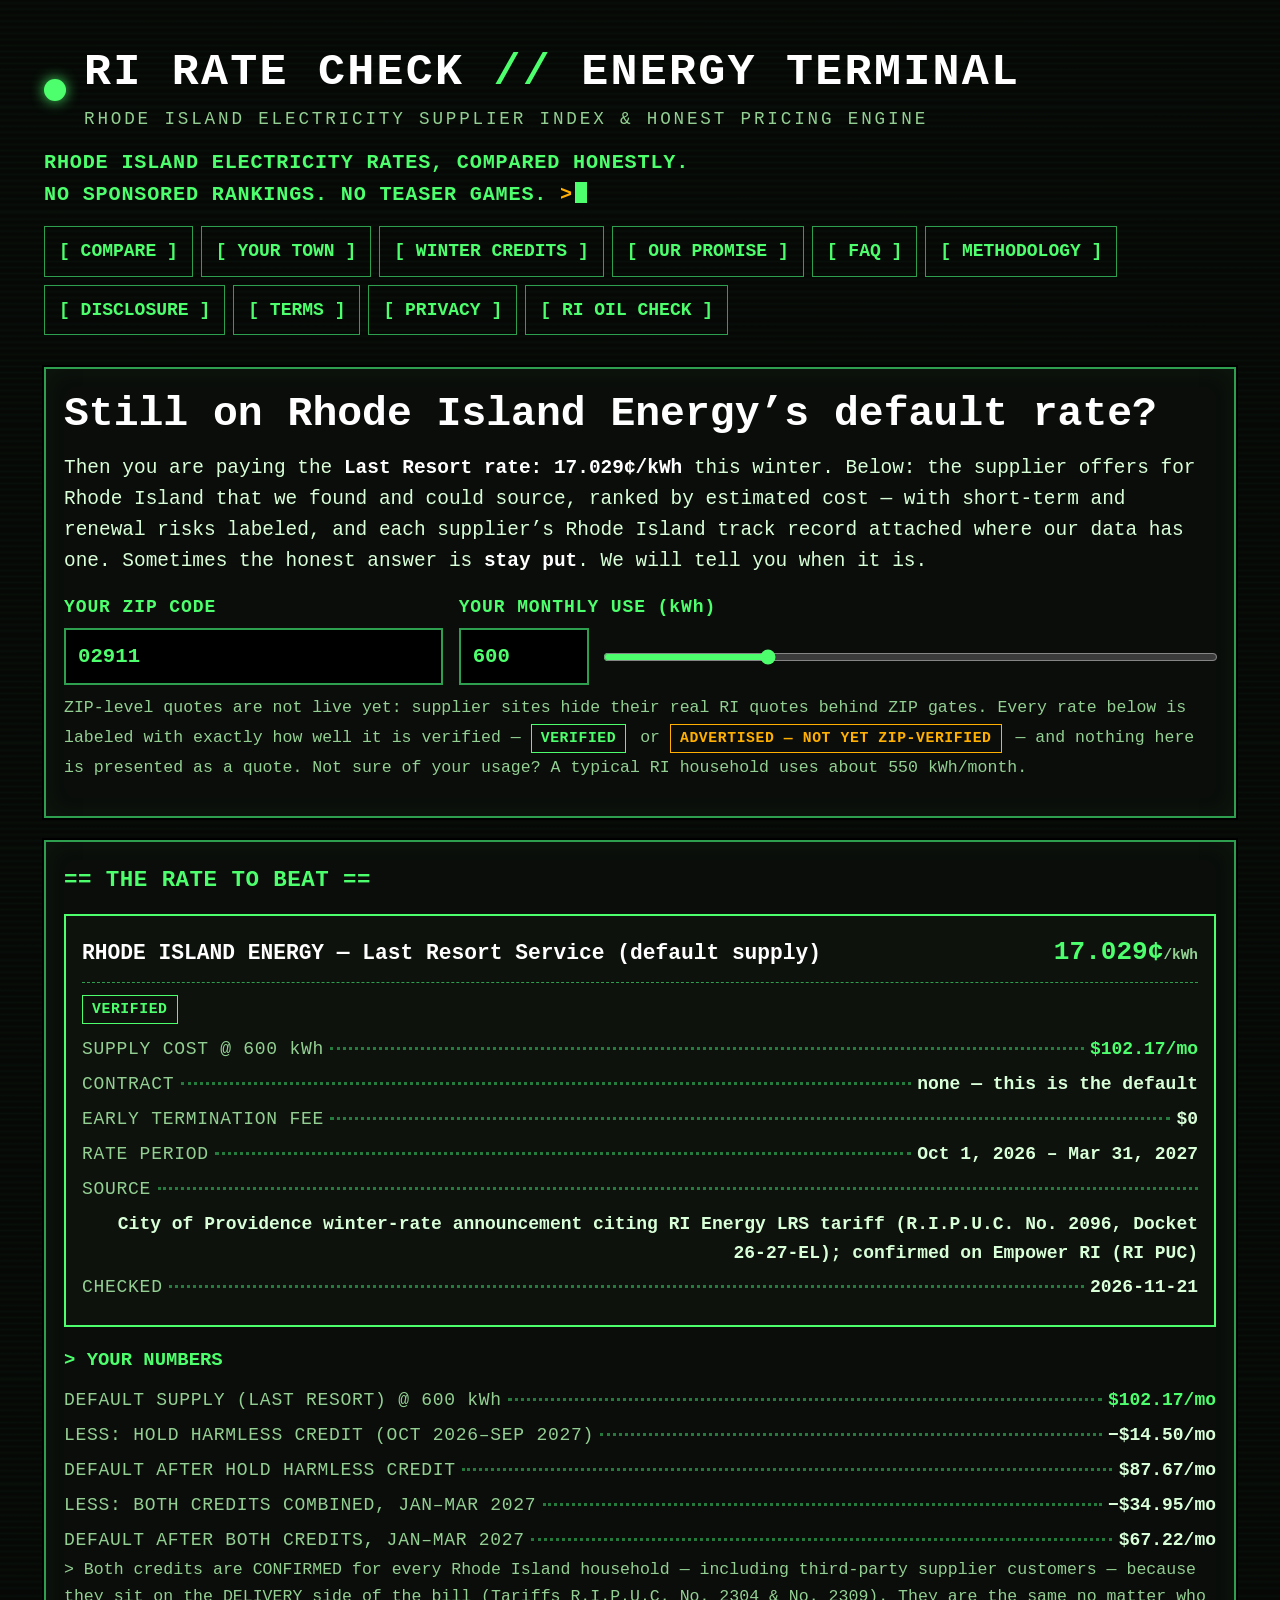
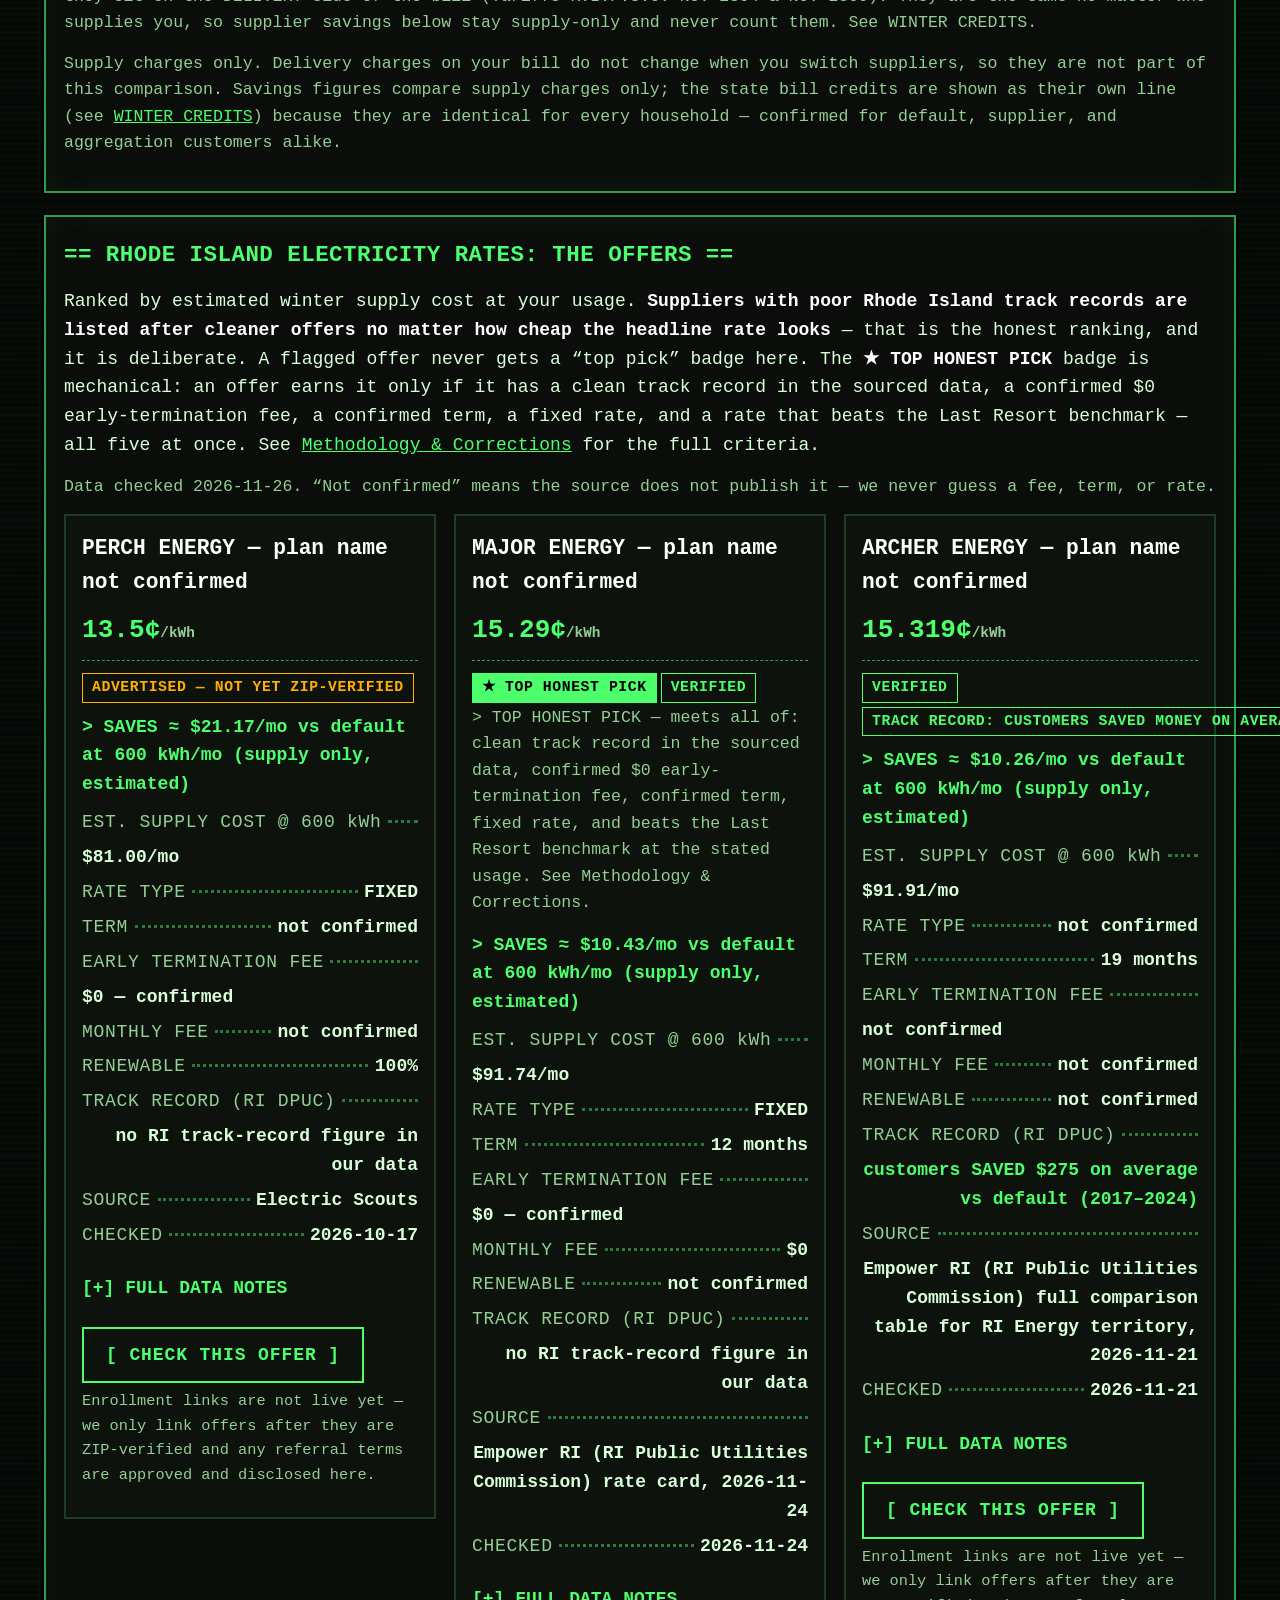
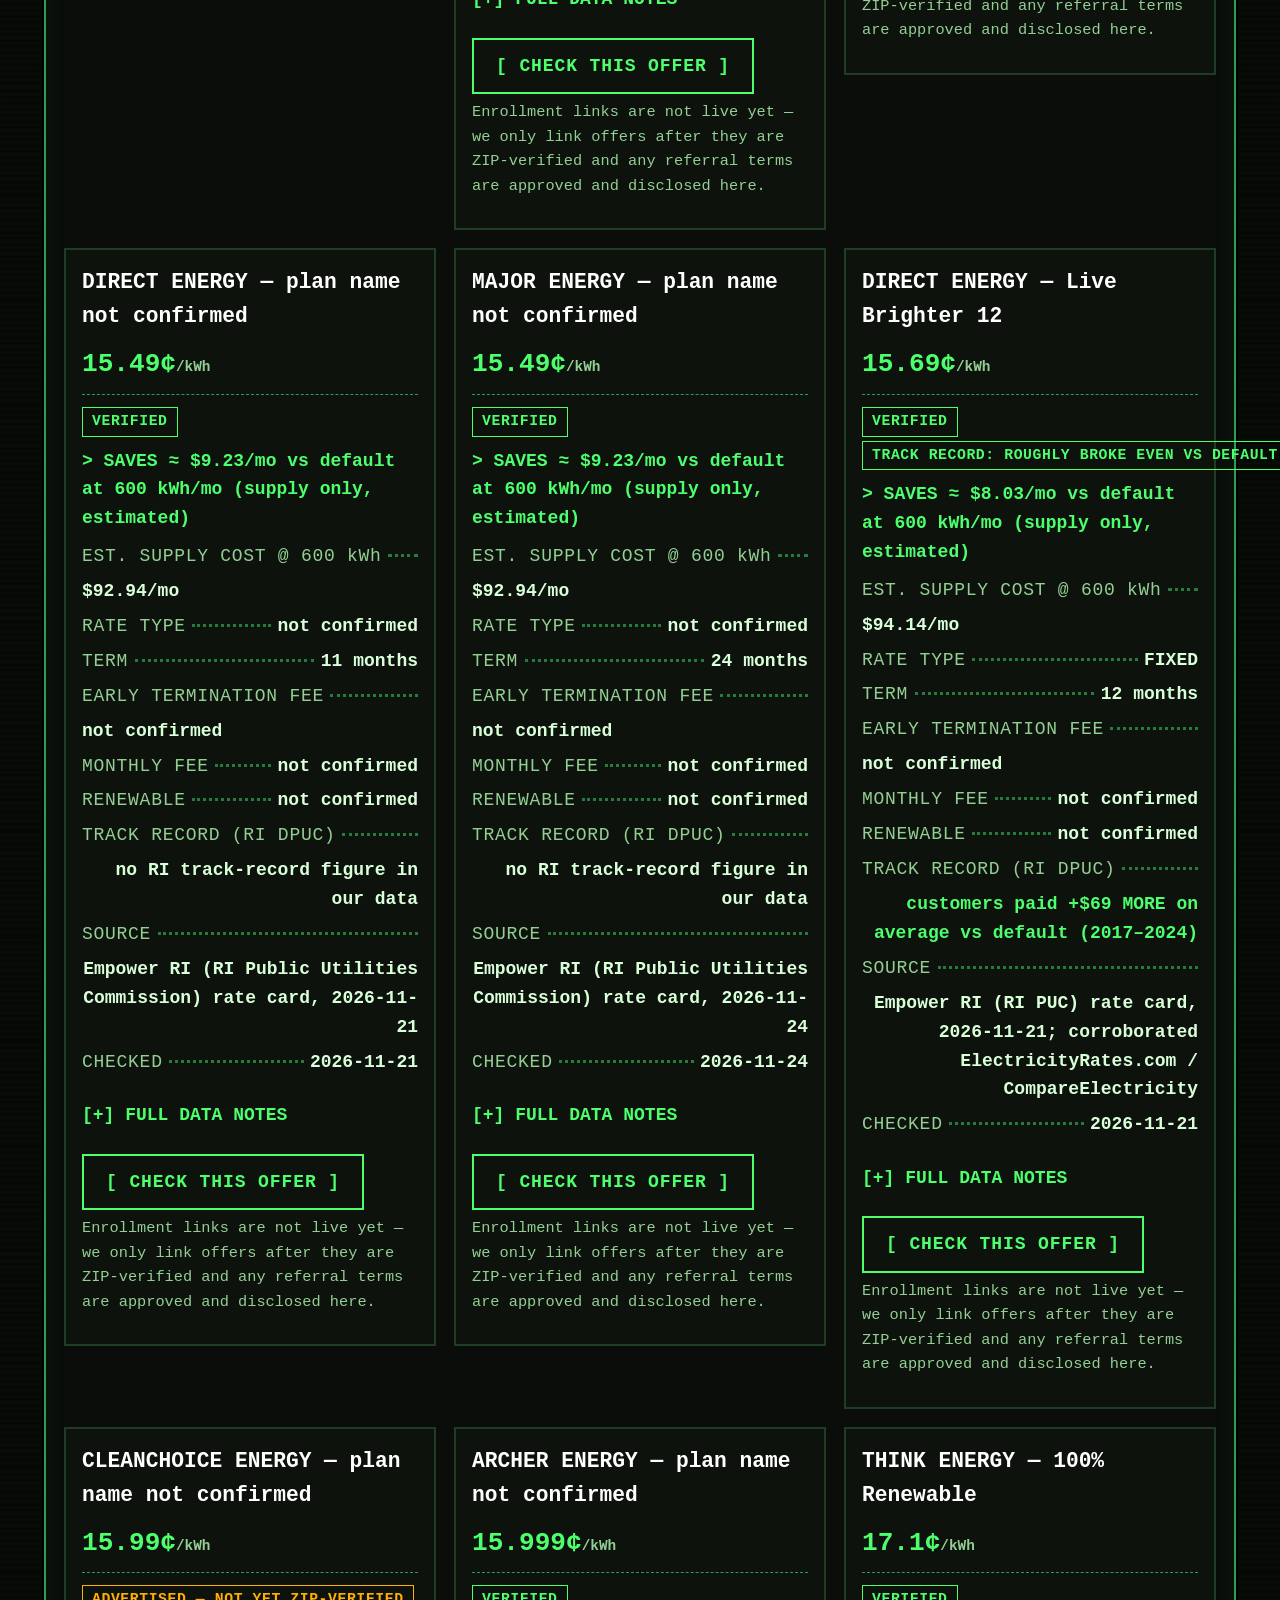
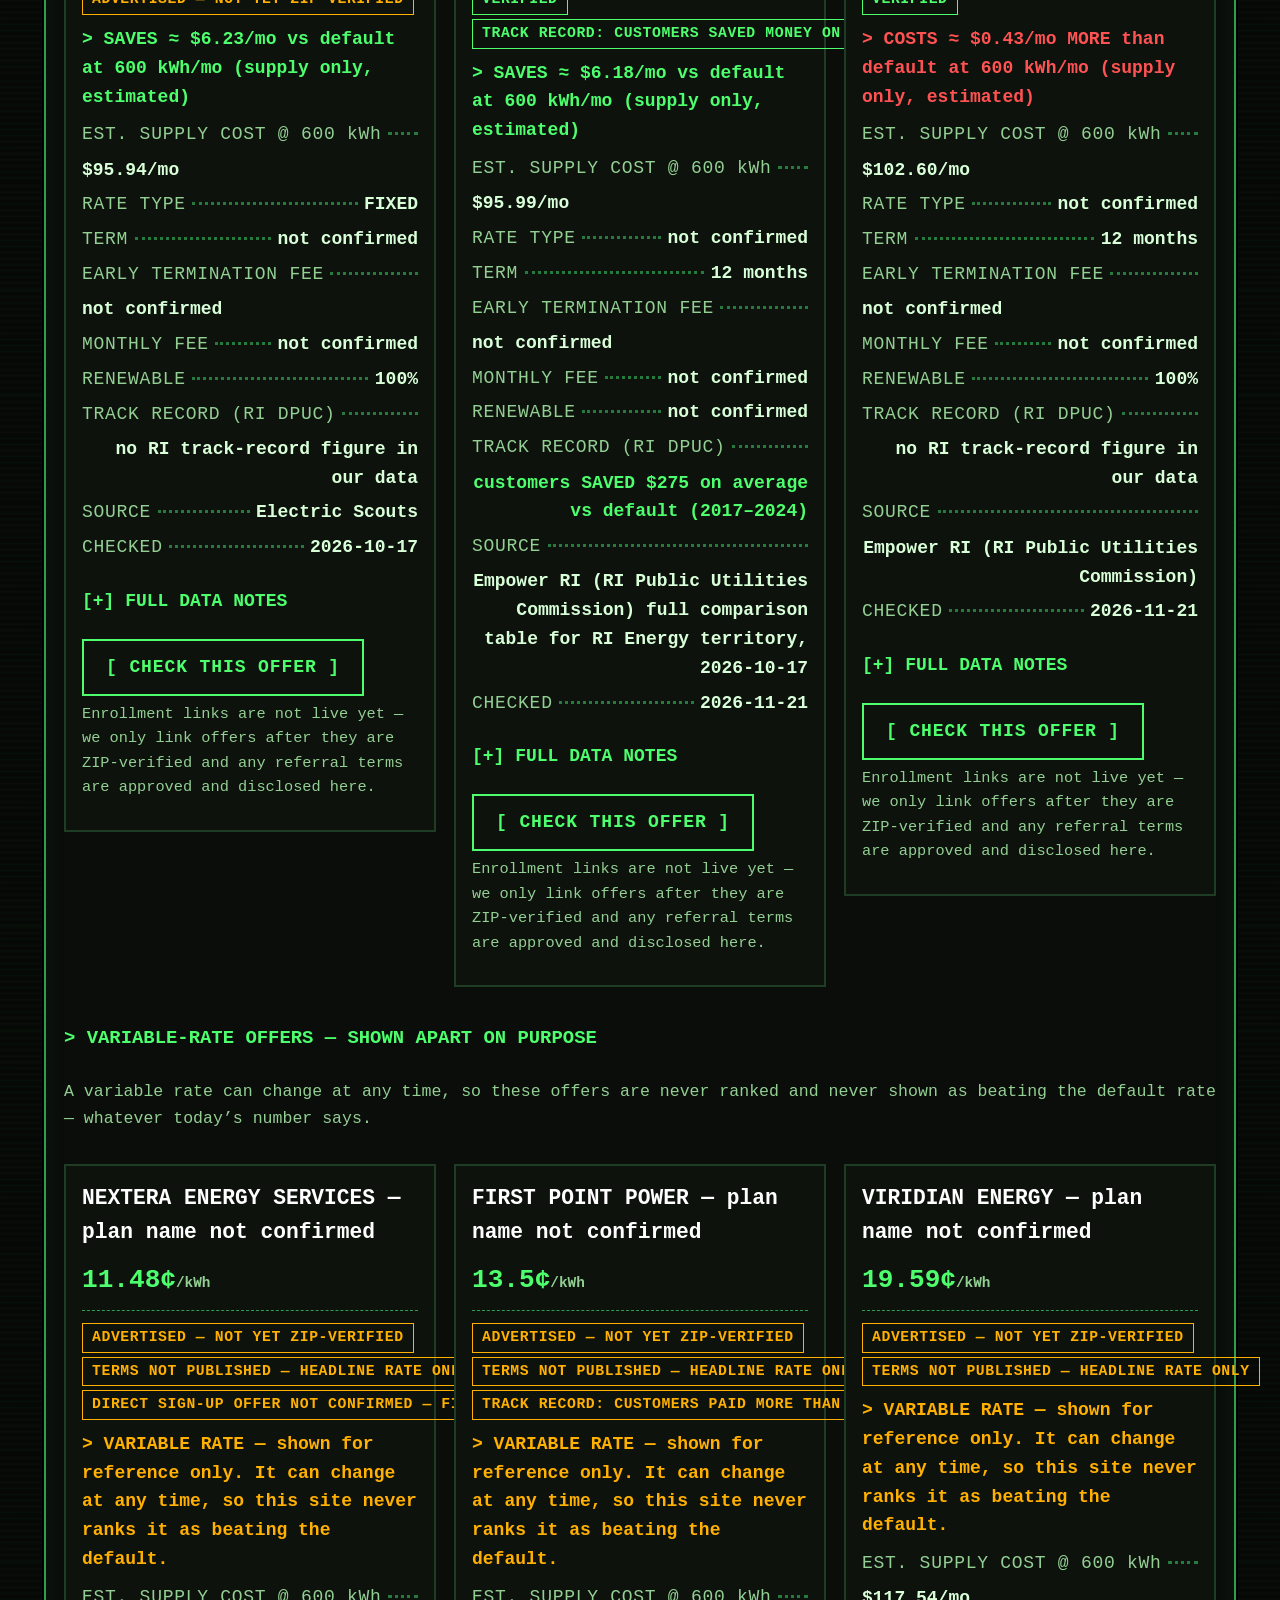
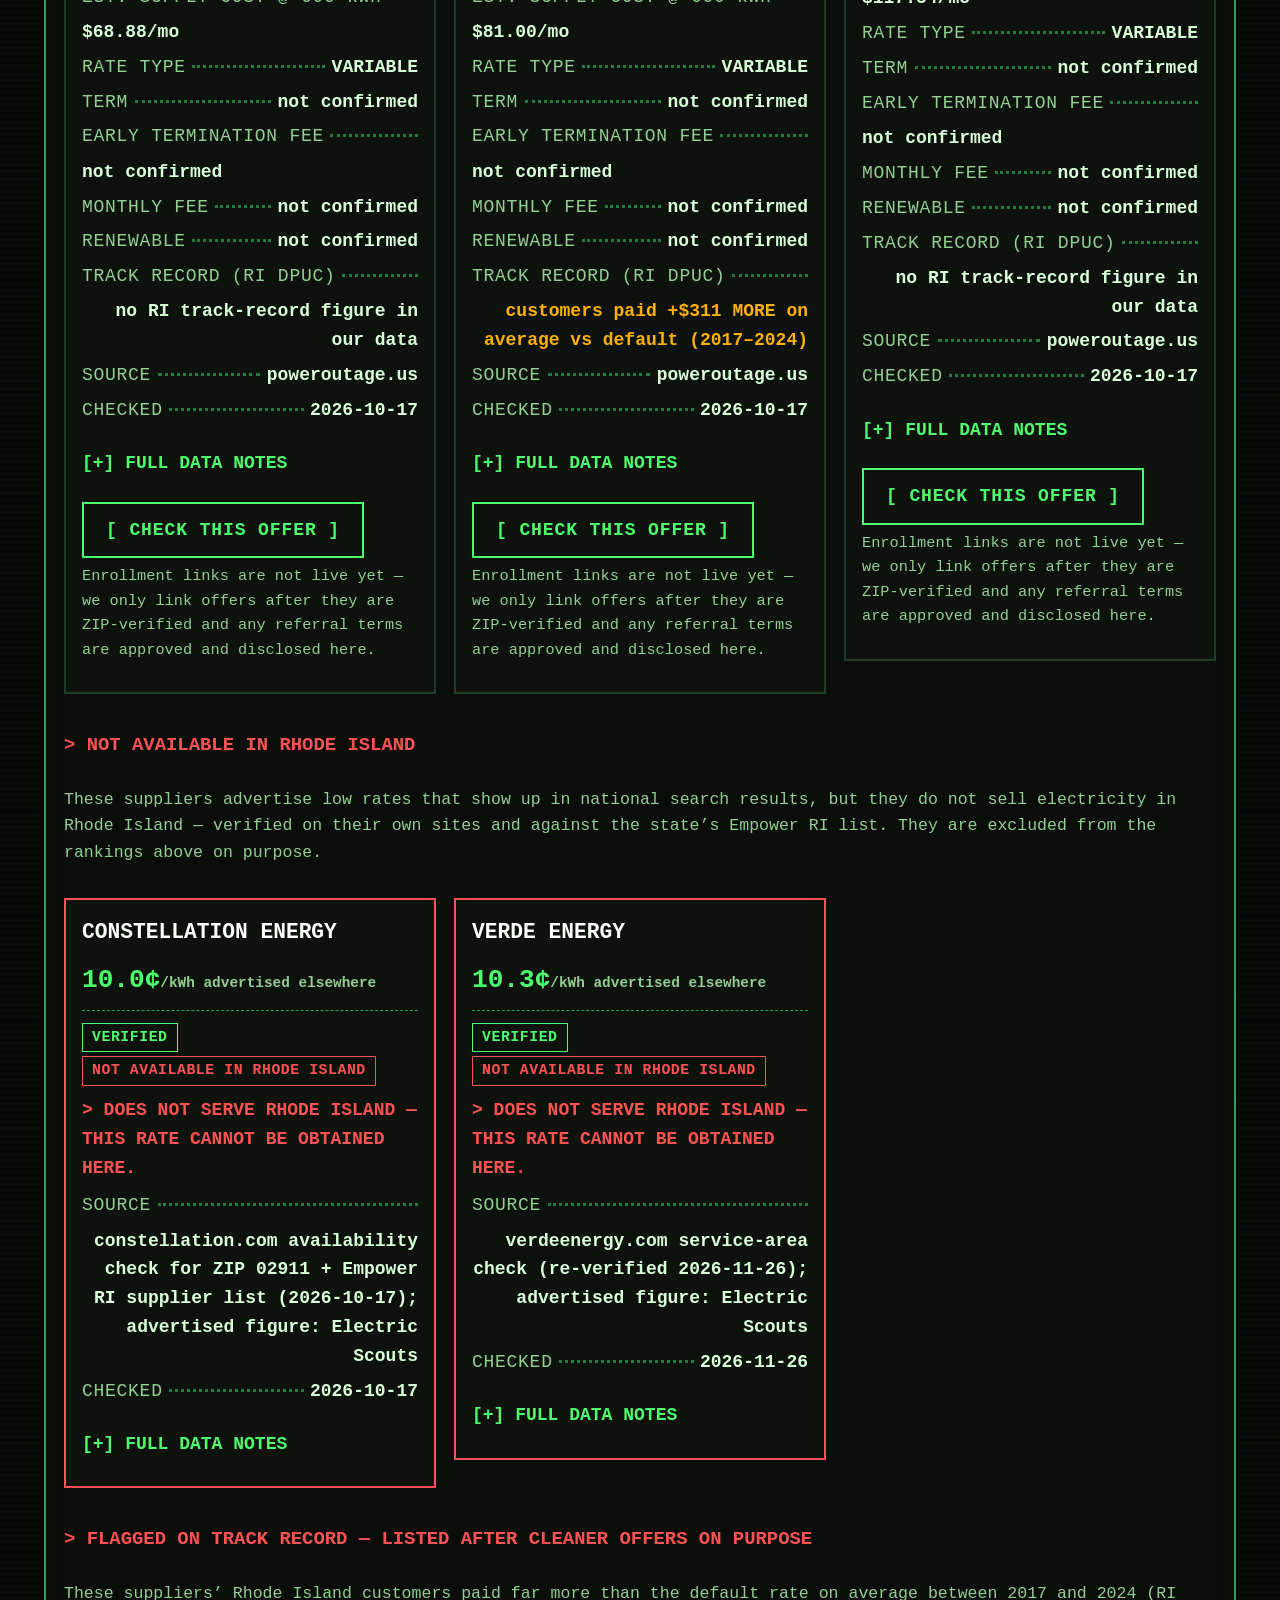
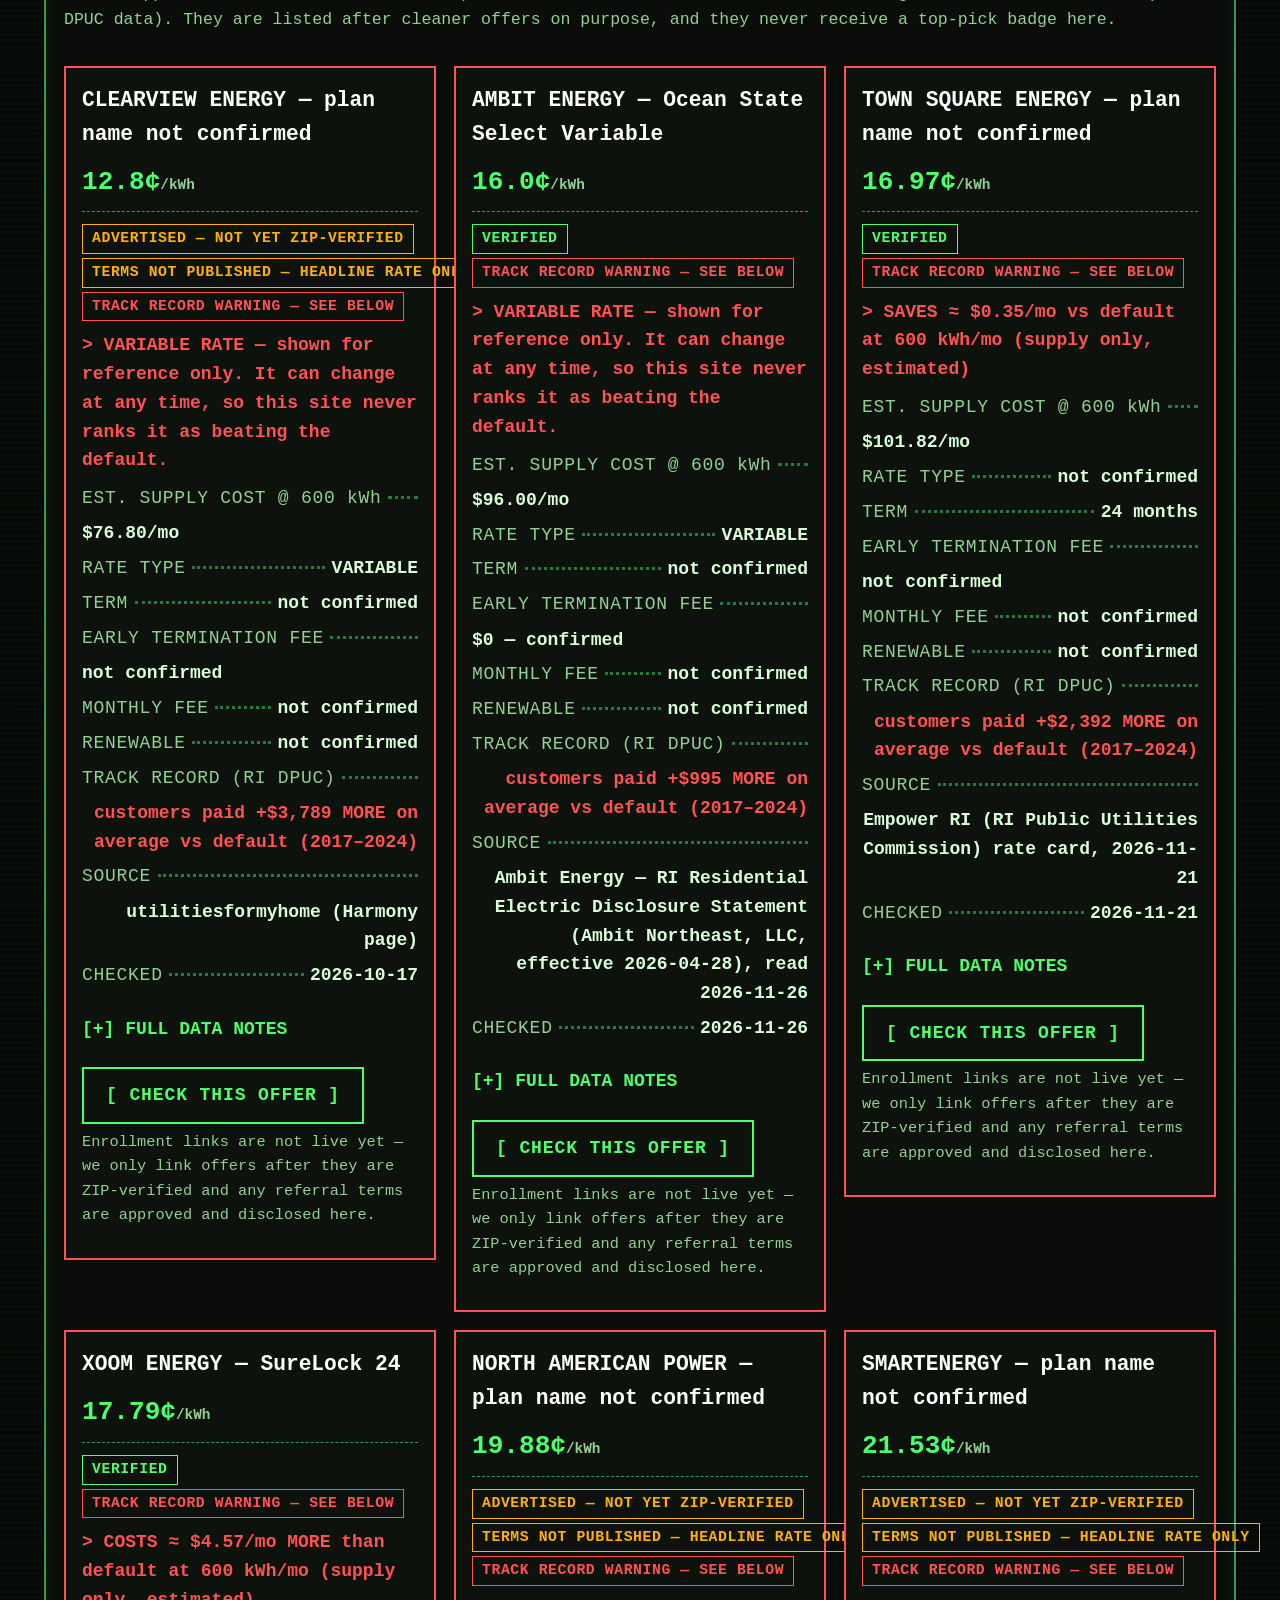
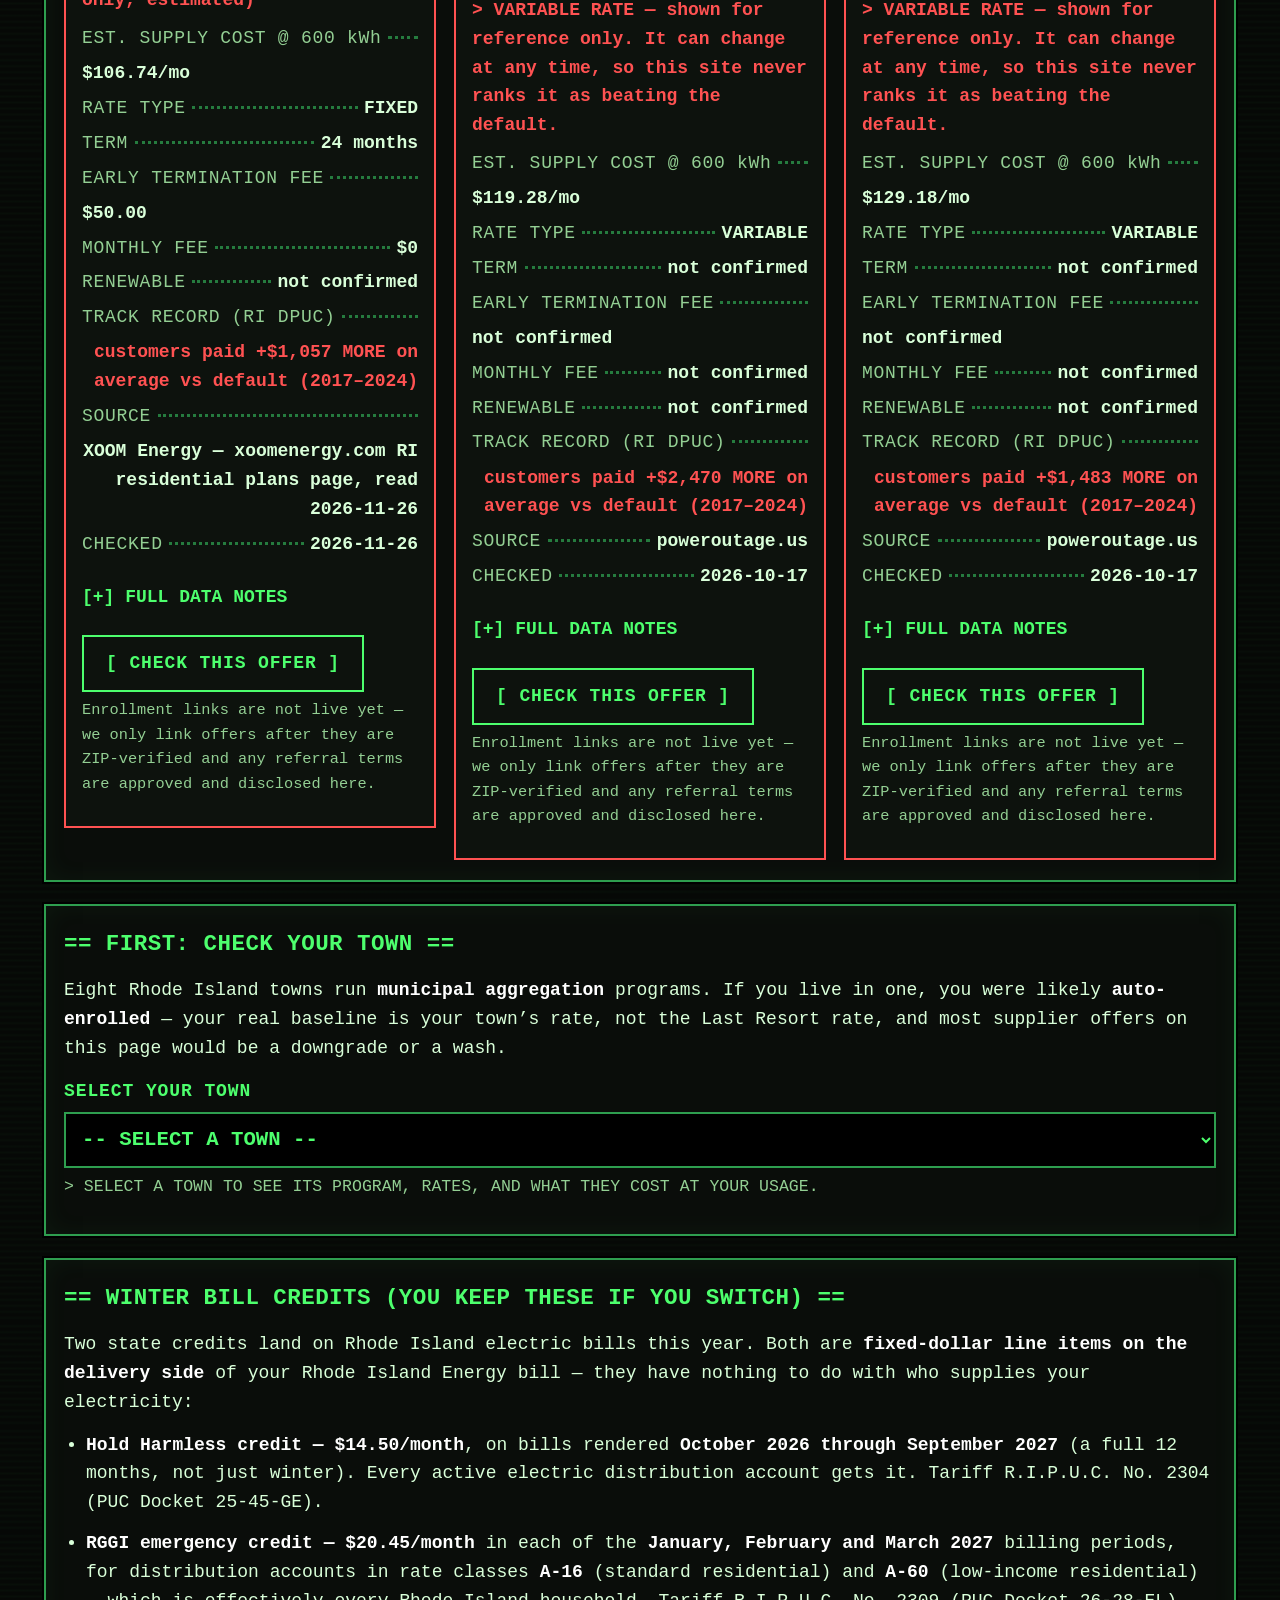
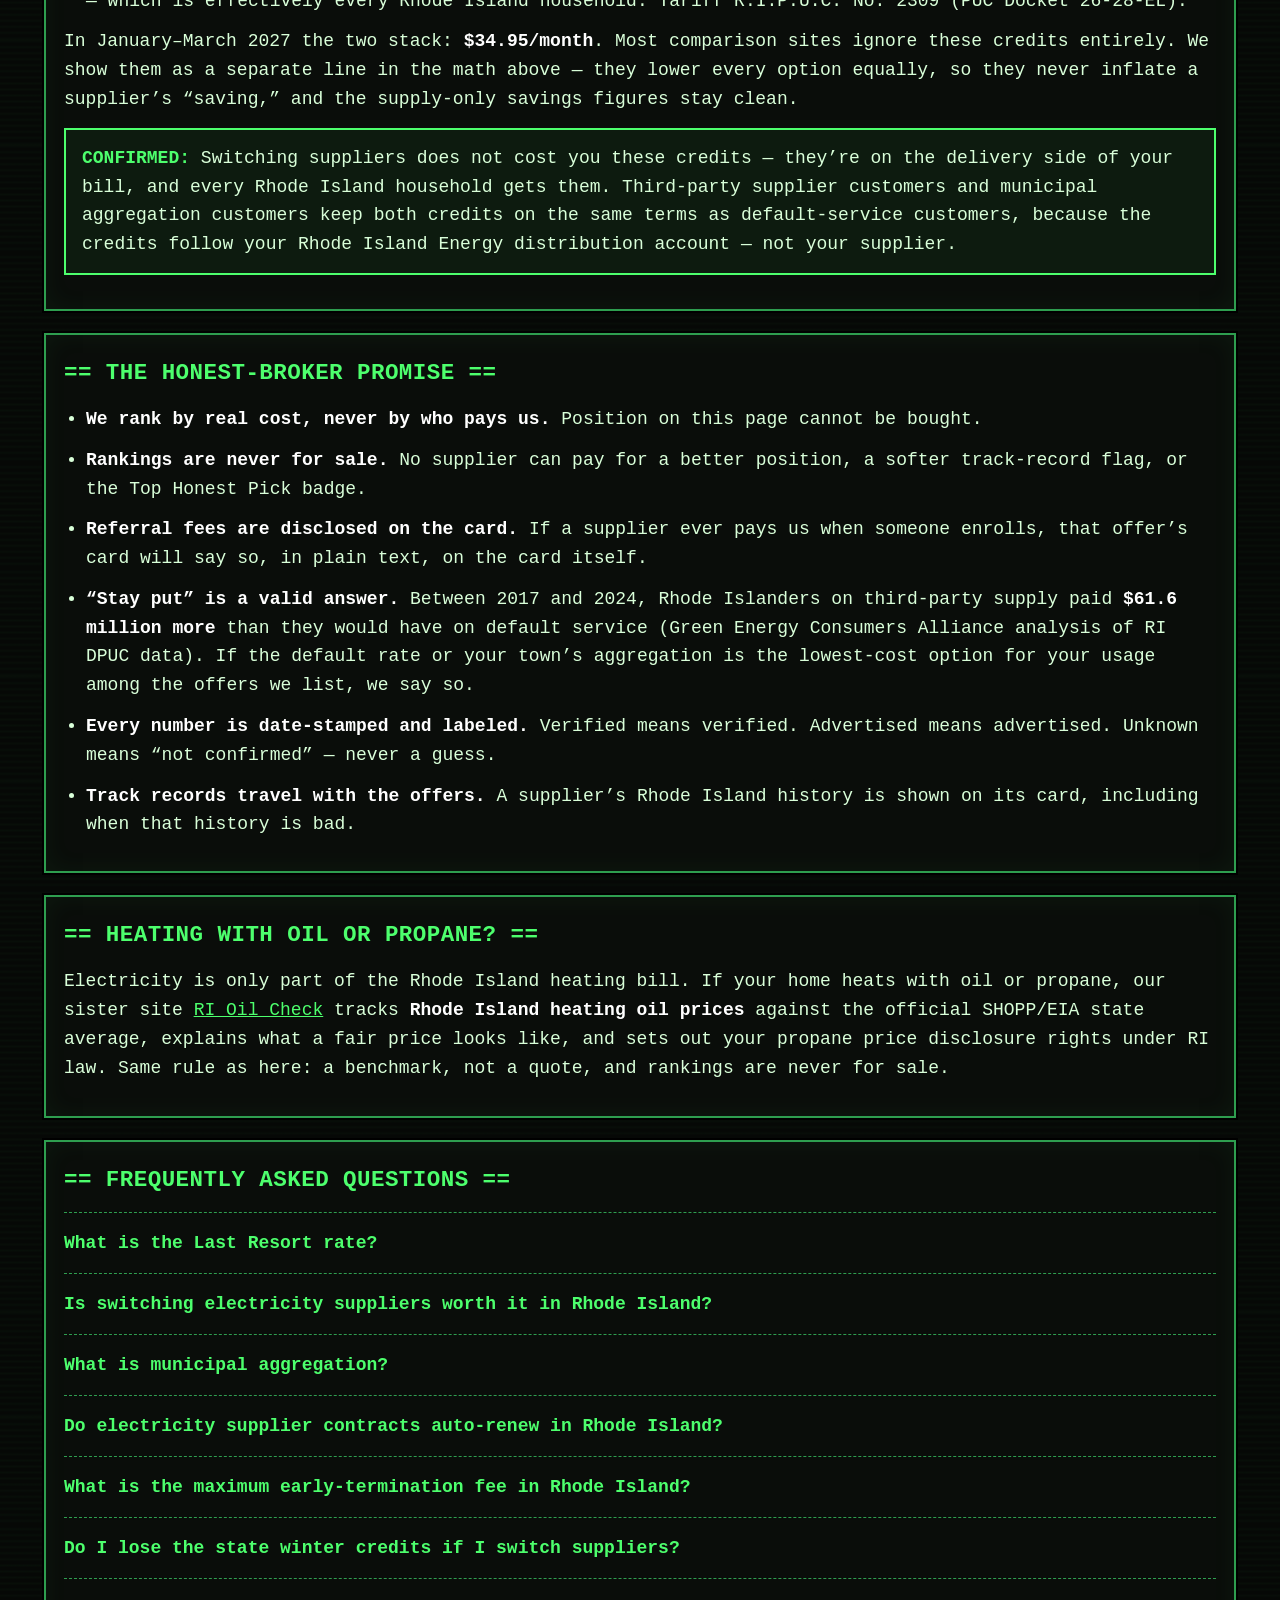
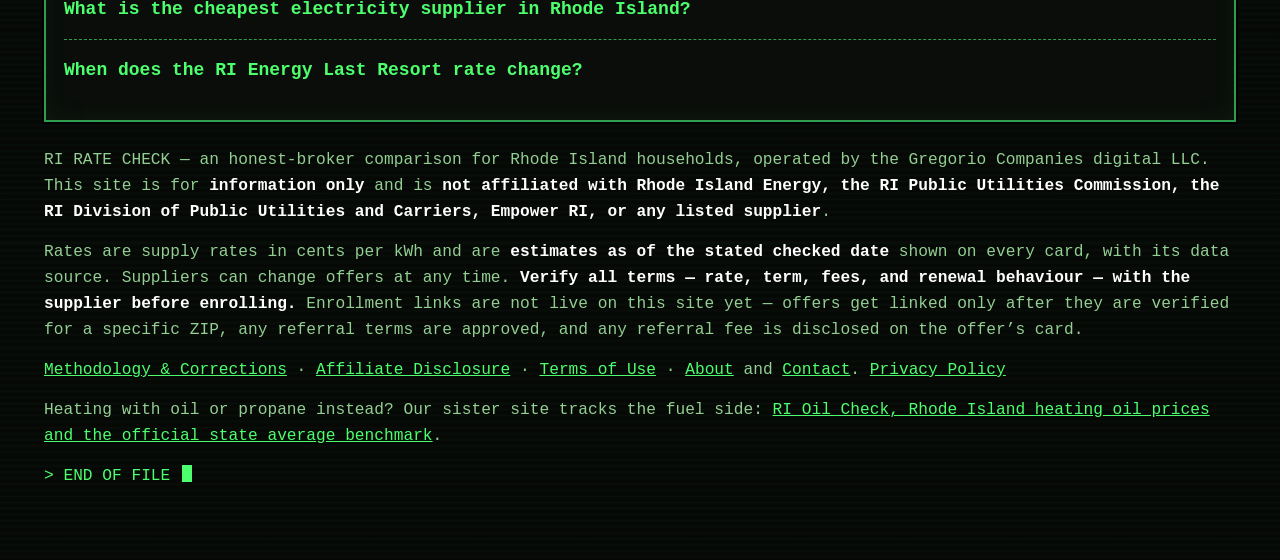
<file: index.html>
<!DOCTYPE html>
<html lang="en">
<head>
<meta name="google-site-verification" content="J6zbf3cvi8ZYpjmFUDUh2CUjzYnQeYrpexgmcfQ1Yto" />
<!-- Google tag (gtag.js) -->
<script async src="https://www.googletagmanager.com/gtag/js?id=G-6FH1S83PNW"></script>
<script>
  window.dataLayer = window.dataLayer || [];
  function gtag(){dataLayer.push(arguments);}
  gtag('js', new Date());
  gtag('config', 'G-6FH1S83PNW');
</script>

<meta charset="UTF-8">
<meta name="viewport" content="width=device-width, initial-scale=1.0">
<title>Rhode Island Electricity Supplier Rates Compared vs the RI Energy Last Resort Rate | RI Rate Check</title>
<meta name="description" content="Rhode Island electricity supplier rates comparison: every supplier offer checked against the RI Energy Last Resort rate of 17.029¢/kWh, with teaser flags, RI DPUC track records, municipal aggregation checks, and winter bill credits shown separately.">
<link rel="stylesheet" href="styles.css">
<link rel="canonical" href="https://riratecheck.com/">
</head>
<body>
<div class="wrap">

  <header class="masthead">
    <div class="brand"><span class="dot" aria-hidden="true"></span><div><p class="brand-name">RI RATE CHECK <span class="slash">//</span> ENERGY TERMINAL</p><p class="brand-sub">RHODE ISLAND ELECTRICITY SUPPLIER INDEX &amp; HONEST PRICING ENGINE</p></div></div>
    <p class="tagline">RHODE ISLAND ELECTRICITY RATES, COMPARED HONESTLY.<br>
    NO SPONSORED RANKINGS. NO TEASER GAMES. <span class="prompt">&gt;</span><span class="cursor" aria-hidden="true"></span></p>
    <nav class="nav" aria-label="Sections">
      <a href="#compare">[ COMPARE ]</a>
      <a href="#towns">[ YOUR TOWN ]</a>
      <a href="#credits">[ WINTER CREDITS ]</a>
      <a href="#promise">[ OUR PROMISE ]</a>
      <a href="#faq">[ FAQ ]</a>
      <a href="methodology.html">[ METHODOLOGY ]</a>
      <a href="affiliate-disclosure.html">[ DISCLOSURE ]</a>
      <a href="terms.html">[ TERMS ]</a>
      <a href="privacy.html">[ PRIVACY ]</a>
      <a href="https://rioilcheck.com/">[ RI OIL CHECK ]</a>
    </nav>
  </header>

  <main>
    <!-- ============ HERO ============ -->
    <section class="frame hero" aria-labelledby="hero-h">
      <h1 id="hero-h">Still on Rhode Island Energy&rsquo;s default rate?</h1>
      <p class="big">Then you are paying the <strong>Last Resort rate: <!--AUTO:benchmark_rate-->17.029<!--/AUTO-->&cent;/kWh</strong> this winter.
      Below: the supplier offers for Rhode Island that we found and could source, ranked by estimated cost —
      with short-term and renewal risks labeled, and each supplier&rsquo;s Rhode Island track record attached where our data has one.
      Sometimes the honest answer is <strong>stay put</strong>. We will tell you when it is.</p>

      <div class="controls">
        <div class="field">
          <label for="zip">YOUR ZIP CODE</label>
          <input id="zip" type="text" inputmode="numeric" autocomplete="postal-code" value="02911" maxlength="5" aria-describedby="zip-note">
        </div>
        <div class="field">
          <label for="kwh">YOUR MONTHLY USE (kWh)</label>
          <div class="kwh-row">
            <input id="kwh" type="number" inputmode="numeric" min="50" max="5000" step="10" value="600">
            <input id="kwh-range" type="range" min="100" max="2000" step="50" value="600" aria-label="Monthly use slider">
          </div>
        </div>
      </div>
      <p id="zip-note" class="note">ZIP-level quotes are not live yet: supplier sites hide their real RI quotes behind ZIP gates.
      Every rate below is labeled with exactly how well it is verified — <span class="b-inline ok">VERIFIED</span> or
      <span class="b-inline warn">ADVERTISED — NOT YET ZIP-VERIFIED</span> — and nothing here is presented as a quote.
      Not sure of your usage? A typical RI household uses about 550 kWh/month.</p>
    </section>

    <!-- ============ BENCHMARK + YOUR NUMBERS ============ -->
    <section class="frame" aria-labelledby="bench-h">
      <h2 id="bench-h">== THE RATE TO BEAT ==</h2>
      <div id="benchmark-card"><!-- rendered from data/supplier_offers.json --></div>
      <h3 class="subhead">&gt; YOUR NUMBERS</h3>
      <div id="summary" class="readout" aria-live="polite"><!-- rendered by app.js --></div>
      <p class="note">Supply charges only. Delivery charges on your bill do not change when you switch suppliers,
      so they are not part of this comparison. Savings figures compare supply charges only; the state bill credits
      are shown as their own line (see <a href="#credits">WINTER CREDITS</a>) because they are identical for every
      household — confirmed for default, supplier, and aggregation customers alike.</p>
    </section>

    <!-- ============ OFFERS ============ -->
    <section class="frame" id="compare" aria-labelledby="offers-h">
      <h2 id="offers-h">== RHODE ISLAND ELECTRICITY RATES: THE OFFERS ==</h2>
      <p>Ranked by estimated winter supply cost at your usage. <strong>Suppliers with poor Rhode Island track
      records are listed after cleaner offers no matter how cheap the headline rate looks</strong> — that is the
      honest ranking, and it is deliberate. A flagged offer never gets a &ldquo;top pick&rdquo; badge here.
      The <strong>&#9733; TOP HONEST PICK</strong> badge is mechanical: an offer earns it only if it has a clean
      track record in the sourced data, a confirmed $0 early-termination fee, a confirmed term, a fixed rate,
      and a rate that beats the Last Resort benchmark — all five at once. See
      <a href="methodology.html">Methodology &amp; Corrections</a> for the full criteria.</p>
      <p class="note">Data checked <span id="checked-date"><!--AUTO:checked_date-->2026-11-26<!--/AUTO--></span>. &ldquo;Not confirmed&rdquo; means the
      source does not publish it — we never guess a fee, term, or rate.</p>
      <div id="offers"><!-- rendered from data/supplier_offers.json --></div>
      <div id="offers-static">
<!--AUTO:offers_table--><table class="offers-static ranked">
<caption>Verified fixed-rate offers, ranked by rate. Default (Last Resort): 17.029c/kWh.</caption>
<thead><tr><th>Supplier</th><th>Plan</th><th>Rate</th><th>Term</th><th>Status</th><th>Checked</th><th>Vs default</th></tr></thead>
<tbody>
<tr><td>Major Energy</td><td>plan name not confirmed</td><td>15.29c/kWh</td><td>12 months</td><td>Verified</td><td>checked 2026-11-24</td><td>below the default by 1.739c</td></tr>
<tr><td>Archer Energy</td><td>plan name not confirmed</td><td>15.319c/kWh</td><td>19 months</td><td>Verified</td><td>checked 2026-11-21</td><td>below the default by 1.710c</td></tr>
<tr><td>Direct Energy</td><td>plan name not confirmed</td><td>15.49c/kWh</td><td>11 months</td><td>Verified</td><td>checked 2026-11-21</td><td>below the default by 1.539c</td></tr>
<tr><td>Major Energy</td><td>plan name not confirmed</td><td>15.49c/kWh</td><td>24 months</td><td>Verified</td><td>checked 2026-11-24</td><td>below the default by 1.539c</td></tr>
<tr><td>Direct Energy</td><td>Live Brighter 12</td><td>15.69c/kWh</td><td>12 months</td><td>Verified</td><td>checked 2026-11-21</td><td>below the default by 1.339c</td></tr>
<tr><td>Archer Energy</td><td>plan name not confirmed</td><td>15.999c/kWh</td><td>12 months</td><td>Verified</td><td>checked 2026-11-21</td><td>below the default by 1.030c</td></tr>
<tr><td>Think Energy</td><td>100% Renewable</td><td>17.1c/kWh</td><td>12 months</td><td>Verified</td><td>checked 2026-11-21</td><td>above the default by 0.071c</td></tr>
</tbody></table>
<table class="offers-static variable-offers">
<caption>Variable-rate offers — shown apart. A variable rate can change at any time, so these are never ranked as beating the default.</caption>
<thead><tr><th>Supplier</th><th>Plan</th><th>Rate</th><th>Term</th><th>Status</th><th>Checked</th></tr></thead>
<tbody>
<tr><td>NextEra Energy Services</td><td>plan name not confirmed</td><td>11.48c/kWh</td><td>not confirmed</td><td>Advertised only</td><td>checked 2026-10-17</td></tr>
<tr><td>First Point Power</td><td>plan name not confirmed</td><td>13.5c/kWh</td><td>not confirmed</td><td>Advertised only</td><td>checked 2026-10-17</td></tr>
<tr><td>Viridian Energy</td><td>plan name not confirmed</td><td>19.59c/kWh</td><td>not confirmed</td><td>Advertised only</td><td>checked 2026-10-17</td></tr>
</tbody></table>
<table class="offers-static unverified">
<caption>Advertised offers not yet verified — listed for the record, not ranked.</caption>
<thead><tr><th>Supplier</th><th>Plan</th><th>Rate</th><th>Term</th><th>Status</th><th>Checked</th></tr></thead>
<tbody>
<tr><td>Perch Energy</td><td>plan name not confirmed</td><td>13.5c/kWh</td><td>not confirmed</td><td>Advertised only</td><td>checked 2026-10-17</td></tr>
<tr><td>CleanChoice Energy</td><td>plan name not confirmed</td><td>15.99c/kWh</td><td>not confirmed</td><td>Advertised only</td><td>checked 2026-10-17</td></tr>
</tbody></table>
<table class="offers-static flagged">
<caption>Flagged on track record — listed apart on purpose. These suppliers' RI customers paid far more than the default on average, 2017-2024 (RI DPUC data).</caption>
<thead><tr><th>Supplier</th><th>Plan</th><th>Rate</th><th>Term</th><th>Status</th><th>Checked</th></tr></thead>
<tbody>
<tr><td>Clearview Energy</td><td>plan name not confirmed</td><td>12.8c/kWh</td><td>not confirmed</td><td>Flagged — track record</td><td>checked 2026-10-17</td></tr>
<tr><td>Ambit Energy</td><td>Ocean State Select Variable</td><td>16.0c/kWh</td><td>not confirmed</td><td>Flagged — track record</td><td>checked 2026-11-26</td></tr>
<tr><td>Town Square Energy</td><td>plan name not confirmed</td><td>16.97c/kWh</td><td>24 months</td><td>Flagged — track record</td><td>checked 2026-11-21</td></tr>
<tr><td>XOOM Energy</td><td>SureLock 24</td><td>17.79c/kWh</td><td>24 months</td><td>Flagged — track record</td><td>checked 2026-11-26</td></tr>
<tr><td>North American Power</td><td>plan name not confirmed</td><td>19.88c/kWh</td><td>not confirmed</td><td>Flagged — track record</td><td>checked 2026-10-17</td></tr>
<tr><td>SmartEnergy</td><td>plan name not confirmed</td><td>21.53c/kWh</td><td>not confirmed</td><td>Flagged — track record</td><td>checked 2026-10-17</td></tr>
</tbody></table>
<table class="offers-static not-served">
<caption>Advertised but verified as NOT serving Rhode Island — listed for the record, never ranked.</caption>
<thead><tr><th>Supplier</th><th>Plan</th><th>Rate</th><th>Term</th><th>Status</th><th>Checked</th></tr></thead>
<tbody>
<tr><td>Constellation Energy</td><td>plan name not confirmed</td><td>10.0c/kWh</td><td>not confirmed</td><td>Not served in RI</td><td>checked 2026-10-17</td></tr>
<tr><td>Verde Energy</td><td>plan name not confirmed</td><td>10.3c/kWh</td><td>not confirmed</td><td>Not served in RI</td><td>checked 2026-11-26</td></tr>
</tbody></table><!--/AUTO-->
      </div>
    </section>

    <!-- ============ AGGREGATION CHECKER ============ -->
    <section class="frame" id="towns" aria-labelledby="towns-h">
      <h2 id="towns-h">== FIRST: CHECK YOUR TOWN ==</h2>
      <p>Eight Rhode Island towns run <strong>municipal aggregation</strong> programs. If you live in one, you were
      likely <strong>auto-enrolled</strong> — your real baseline is your town&rsquo;s rate, not the Last Resort rate,
      and most supplier offers on this page would be a downgrade or a wash.</p>
      <div class="field">
        <label for="town-select">SELECT YOUR TOWN</label>
        <select id="town-select">
          <option value="">-- SELECT A TOWN --</option>
          <!-- town options rendered from data/aggregation_towns.json -->
          <option value="__none">MY TOWN IS NOT LISTED</option>
        </select>
      </div>
      <div id="town-result" class="readout" aria-live="polite">
        <p class="note">&gt; SELECT A TOWN TO SEE ITS PROGRAM, RATES, AND WHAT THEY COST AT YOUR USAGE.</p>
      </div>
    </section>

    <!-- ============ WINTER CREDITS ============ -->
    <section class="frame" id="credits" aria-labelledby="credits-h">
      <h2 id="credits-h">== WINTER BILL CREDITS (YOU KEEP THESE IF YOU SWITCH) ==</h2>
      <p>Two state credits land on Rhode Island electric bills this year. Both are <strong>fixed-dollar line
      items on the delivery side</strong> of your Rhode Island Energy bill — they have nothing to do with who
      supplies your electricity:</p>
      <ul class="promise-list">
        <li><strong>Hold Harmless credit — $14.50/month</strong>, on bills rendered <strong>October 2026
        through September 2027</strong> (a full 12 months, not just winter). Every active electric distribution
        account gets it. Tariff R.I.P.U.C. No. 2304 (PUC Docket 25-45-GE).</li>
        <li><strong>RGGI emergency credit — $20.45/month</strong> in each of the <strong>January, February and
        March 2027</strong> billing periods, for distribution accounts in rate classes <strong>A-16</strong>
        (standard residential) and <strong>A-60</strong> (low-income residential) — which is effectively every
        Rhode Island household. Tariff R.I.P.U.C. No. 2309 (PUC Docket 26-28-EL).</li>
      </ul>
      <p>In January&ndash;March 2027 the two stack: <strong>$34.95/month</strong>. Most comparison sites ignore
      these credits entirely. We show them as a separate line in the math above — they lower every option
      equally, so they never inflate a supplier&rsquo;s &ldquo;saving,&rdquo; and the supply-only savings
      figures stay clean.</p>
      <p class="confirm-box"><strong>CONFIRMED:</strong> Switching suppliers does not cost you these credits —
      they&rsquo;re on the delivery side of your bill, and every Rhode Island household gets them. Third-party
      supplier customers and municipal aggregation customers keep both credits on the same terms as
      default-service customers, because the credits follow your Rhode Island Energy distribution account —
      not your supplier.</p>
    </section>

    <!-- ============ HONEST BROKER PROMISE ============ -->
    <section class="frame" id="promise" aria-labelledby="promise-h">
      <h2 id="promise-h">== THE HONEST-BROKER PROMISE ==</h2>
      <ul class="promise-list">
        <li><strong>We rank by real cost, never by who pays us.</strong> Position on this page cannot be bought.</li>
        <li><strong>Rankings are never for sale.</strong> No supplier can pay for a better position, a softer track-record flag, or the Top Honest Pick badge.</li>
        <li><strong>Referral fees are disclosed on the card.</strong> If a supplier ever pays us when someone enrolls, that offer&rsquo;s card will say so, in plain text, on the card itself.</li>
        <li><strong>&ldquo;Stay put&rdquo; is a valid answer.</strong> Between 2017 and 2024, Rhode Islanders on third-party supply paid <strong>$61.6 million more</strong> than they would have on default service (Green Energy Consumers Alliance analysis of RI DPUC data). If the default rate or your town&rsquo;s aggregation is the lowest-cost option for your usage among the offers we list, we say so.</li>
        <li><strong>Every number is date-stamped and labeled.</strong> Verified means verified. Advertised means advertised. Unknown means &ldquo;not confirmed&rdquo; — never a guess.</li>
        <li><strong>Track records travel with the offers.</strong> A supplier&rsquo;s Rhode Island history is shown on its card, including when that history is bad.</li>
      </ul>
    </section>


    <!-- ============ SISTER SITE: HEATING OIL ============ -->
    <section class="frame" aria-labelledby="oil-h">
      <h2 id="oil-h">== HEATING WITH OIL OR PROPANE? ==</h2>
      <p>Electricity is only part of the Rhode Island heating bill. If your home heats with oil or propane, our
      sister site <a href="https://rioilcheck.com/">RI Oil Check</a> tracks <strong>Rhode Island heating oil
      prices</strong> against the official SHOPP/EIA state average, explains what a fair price looks like, and
      sets out your propane price disclosure rights under RI law. Same rule as here: a benchmark, not a quote,
      and rankings are never for sale.</p>
    </section>

    <!-- ============ FAQ ============ -->
    <section class="frame" id="faq" aria-labelledby="faq-h">
      <h2 id="faq-h">== FREQUENTLY ASKED QUESTIONS ==</h2>

      <details>
        <summary>What is the Last Resort rate?</summary>
        <p>The Last Resort rate (Last Resort Service) is Rhode Island Energy&rsquo;s default supply rate — what you
        pay for the supply part of your bill if you have not chosen a third-party supplier or been auto-enrolled in
        a municipal aggregation program. For <strong><!--AUTO:benchmark_period-->October 1, 2026 through March 31, 2027<!--/AUTO--> it is <!--AUTO:benchmark_rate-->17.029<!--/AUTO-->&cent;/kWh</strong>,
        approved by the RI Public Utilities Commission (tariff R.I.P.U.C. No. 2096). It resets every April 1 and
        October 1; the summer 2026 rate was 11.092&cent;/kWh. It is the rate to beat — and in winter, beating it
        honestly is harder than the ads suggest.</p>
      </details>

      <details>
        <summary>Is switching electricity suppliers worth it in Rhode Island?</summary>
        <p>Sometimes — but often not. An analysis of RI Division of Public Utilities data found that between 2017
        and 2024, third-party supply customers paid <strong>$61.6 million more</strong> in total than they would have
        on default service, and nearly every large supplier cost its customers money on average. Switching only
        makes sense when all of these hold: the rate clearly beats the Last Resort rate after any fees, the term
        spans the expensive winter months instead of expiring into them, the early-termination fee is low or $0,
        and the supplier&rsquo;s Rhode Island track record is clean. If your town has municipal aggregation, you are
        probably already close to the lowest-cost option in the offers we list. Staying put is a valid answer.</p>
      </details>

      <details>
        <summary>What is municipal aggregation?</summary>
        <p>Municipal aggregation (community electricity) is when a city or town buys electricity supply in bulk for
        its residents. Eligible households are auto-enrolled, and anyone can leave or change tiers at any time with
        no fee. In Rhode Island, eight municipalities run programs with consultant Good Energy and supplier NextEra
        Energy Services: Barrington, Central Falls, Narragansett, Newport, North Kingstown, Portsmouth, Providence,
        and South Kingstown. For winter 2026&ndash;27 their Standard rate — the community default — is
        16.929&cent;/kWh, and the Basic tier is 16.705&cent;/kWh. Use the town checker above to see your town&rsquo;s
        full pricing. North Providence does not have a program.</p>
      </details>

      <details>
        <summary>Do electricity supplier contracts auto-renew in Rhode Island?</summary>
        <p><strong>No.</strong> Rhode Island law prohibits residential electricity supplier contracts from
        auto-renewing. When your term ends, the contract ends — you choose a new offer or return to the default
        Last Resort service. Two cautions: a supplier can still <em>offer</em> you a new contract at a new rate when
        your term ends, so read end-of-term mail carefully; and a low introductory rate that expires mid-winter can
        leave you shopping at the worst moment. This site flags terms and renewal behavior whenever the source
        publishes them.</p>
      </details>

      <details>
        <summary>What is the maximum early-termination fee in Rhode Island?</summary>
        <p>By Rhode Island law, an early-termination fee on a residential electricity supply contract is capped at
        <strong>$50</strong> — or twice your average monthly bill, if that is less (R.I. Gen. Laws
        &sect; 39-26.7-6(a); Division rule 815-RICR-30-05-2 &sect; 2.6). Many plans charge $0. This site
        shows each plan&rsquo;s fee when it is confirmed (for example, Direct Energy&rsquo;s Live Brighter 12 is
        confirmed at $0 on the supplier&rsquo;s own site) and marks it &ldquo;not confirmed&rdquo; when the source
        does not publish it — we never guess.</p>
      </details>

      <details>
        <summary>Do I lose the state winter credits if I switch suppliers?</summary>
        <p><strong>No.</strong> Both state credits are fixed-dollar line items on the <em>delivery</em> side of
        your Rhode Island Energy bill, and neither one is tied to who supplies your electricity. The Hold Harmless
        credit is $14.50/month on bills rendered October 2026&ndash;September 2027 (Tariff R.I.P.U.C. No. 2304).
        The RGGI emergency credit is $20.45/month in each of the January, February and March 2027 billing periods,
        for distribution accounts in rate classes A-16 and A-60 — the standard and low-income residential classes
        (Tariff R.I.P.U.C. No. 2309). Because the credits follow your distribution account, third-party supplier
        customers and municipal aggregation customers keep both, on the same terms as everyone else.</p>
      </details>
      <details>
        <summary>What is the cheapest electricity supplier in Rhode Island?</summary>
        <p>There is no single answer that stays true. The cheapest headline rate often belongs to a short teaser
        term or a supplier with a poor Rhode Island track record, and the real cost depends on your monthly usage,
        any monthly fee, the early-termination fee, and what happens when the term ends. That is why the offers
        above are ranked by estimated supply cost at your usage, with flagged suppliers listed after cleaner
        offers no matter how cheap the headline looks. If your town runs a municipal aggregation program, its
        rate is your real baseline and may already be the lowest-cost option listed.</p>
      </details>

      <details>
        <summary>When does the RI Energy Last Resort rate change?</summary>
        <p>The Last Resort rate resets twice a year, on <strong>April 1</strong> and <strong>October 1</strong>.
        The current rate of <!--AUTO:benchmark_rate-->17.029<!--/AUTO-->&cent;/kWh runs
        <!--AUTO:benchmark_period-->October 1, 2026 through March 31, 2027<!--/AUTO-->. The next rate takes
        effect on <strong><!--AUTO:benchmark_next_start-->April 1, 2027<!--/AUTO--></strong>; it is proposed by Rhode
        Island Energy and approved by the RI Public Utilities Commission. Any supplier offer you compare today
        should be measured against the rate in force for the months the contract would actually cover.</p>
      </details>
    </section>
  </main>

  <footer class="foot">
    <p>RI RATE CHECK — an honest-broker comparison for Rhode Island households, operated by the Gregorio Companies
    digital LLC. This site is for <strong>information only</strong> and is <strong>not affiliated with Rhode Island
    Energy, the RI Public Utilities Commission, the RI Division of Public Utilities and Carriers, Empower RI,
    or any listed supplier</strong>.</p>
    <p>Rates are supply rates in cents per kWh and are <strong>estimates as of the stated checked date</strong> shown
    on every card, with its data source. Suppliers can change offers at any time. <strong>Verify all terms — rate,
    term, fees, and renewal behaviour — with the supplier before enrolling.</strong> Enrollment links are not live
    on this site yet — offers get linked only after they are verified for a specific ZIP, any referral terms are
    approved, and any referral fee is disclosed on the offer&rsquo;s card.</p>
    <p><a href="methodology.html">Methodology &amp; Corrections</a> &middot; <a href="affiliate-disclosure.html">Affiliate Disclosure</a> &middot; <a href="terms.html">Terms of Use</a> &middot; <a href="about.html">About</a> and <a href="contact.html">Contact</a>. <a href="privacy.html">Privacy Policy</a></p>
    <p>Heating with oil or propane instead? Our sister site tracks the fuel side: <a href="https://rioilcheck.com/">RI Oil Check, Rhode Island heating oil prices and the official state average benchmark</a>.</p>
<p class="prompt-line">&gt; END OF FILE <span class="cursor" aria-hidden="true"></span></p>
  </footer>
</div>

<script src="app.js" defer></script>
<!-- Cloudflare Web Analytics --><script type='module' src='https://static.cloudflareinsights.com/beacon.min.js' data-cf-beacon='{"token": "ff55ea46a30b494c9a0427da6760da92"}'></script><!-- End Cloudflare Web Analytics -->
</body>
</html>
</file>
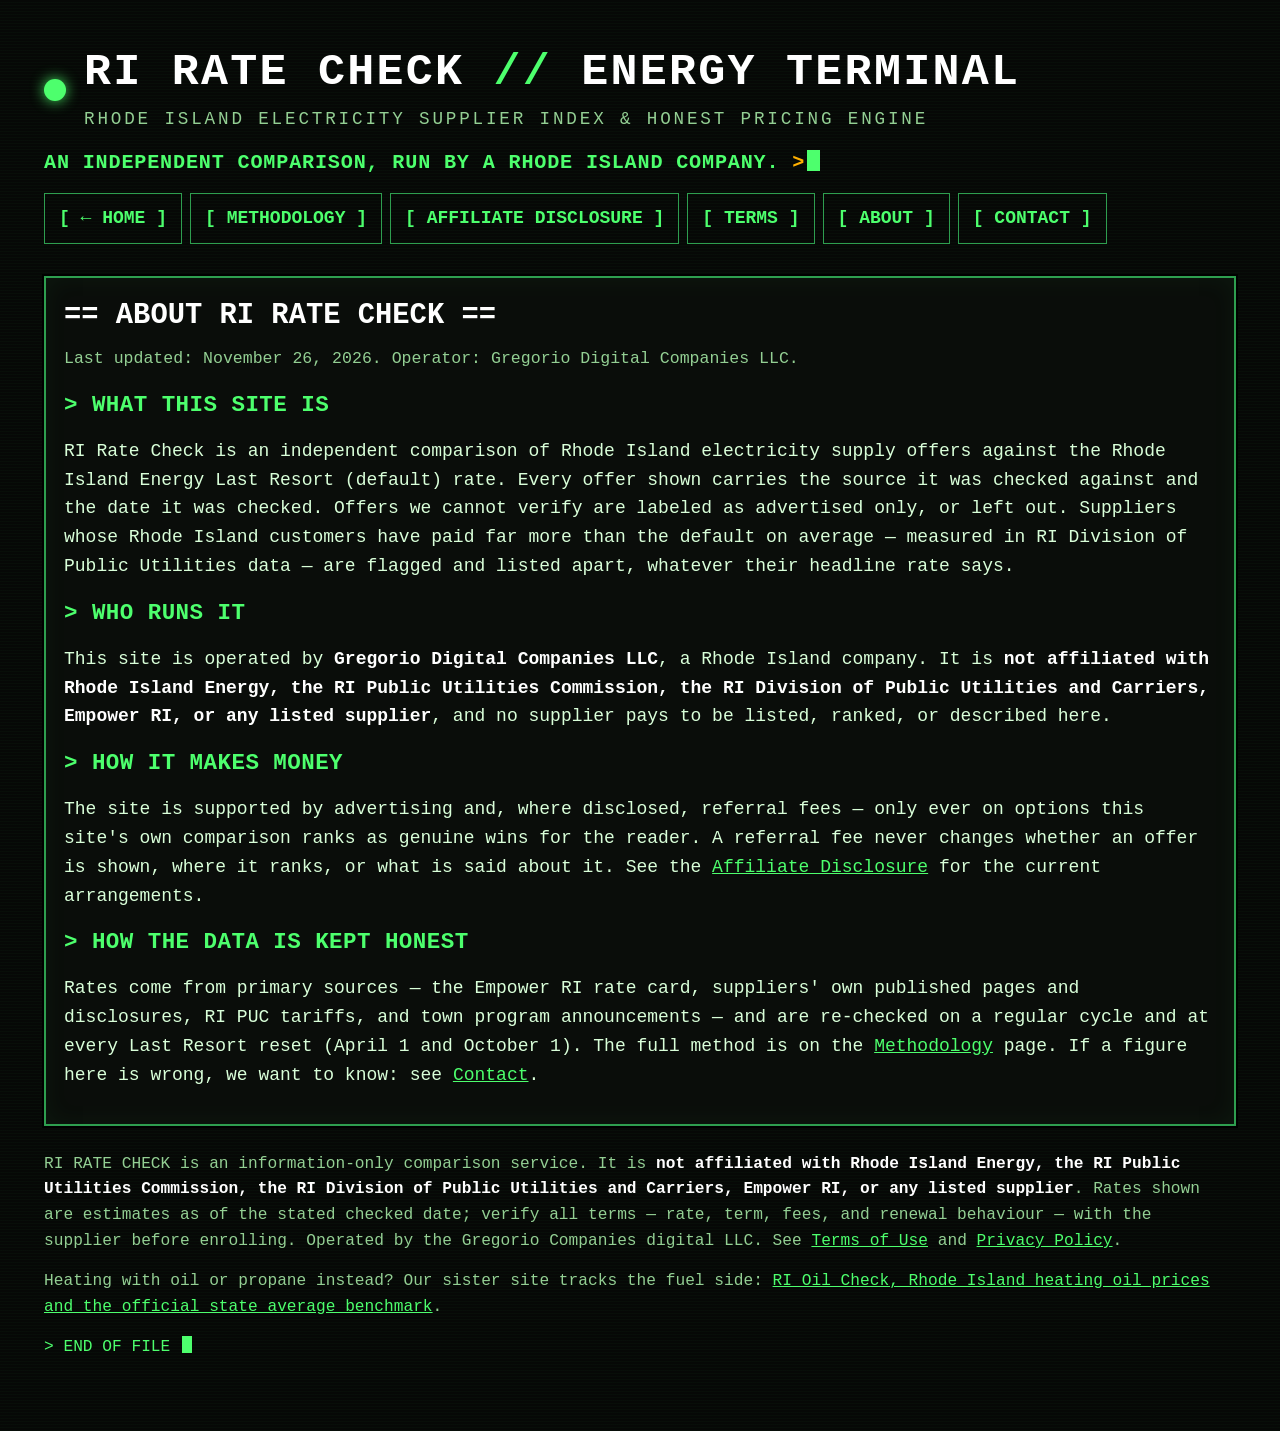
<file: about.html>
<!DOCTYPE html>
<html lang="en">
<head>
<!-- Google tag (gtag.js) -->
<script async src="https://www.googletagmanager.com/gtag/js?id=G-6FH1S83PNW"></script>
<script>
  window.dataLayer = window.dataLayer || [];
  function gtag(){dataLayer.push(arguments);}
  gtag('js', new Date());
  gtag('config', 'G-6FH1S83PNW');
</script>

<meta charset="UTF-8">
<meta name="viewport" content="width=device-width, initial-scale=1.0">
<title>About | RI Rate Check, Rhode Island Electricity Rates Compared</title>
<meta name="description" content="About RI Rate Check: an independent Rhode Island electricity supplier comparison operated by Gregorio Digital Companies LLC. Not affiliated with Rhode Island Energy, the RI PUC, Empower RI, or any supplier.">
<link rel="stylesheet" href="styles.css">
<link rel="canonical" href="https://riratecheck.com/about.html">
</head>
<body>
<div class="wrap">

  <header class="masthead">
    <div class="brand"><span class="dot" aria-hidden="true"></span><div><p class="brand-name">RI RATE CHECK <span class="slash">//</span> ENERGY TERMINAL</p><p class="brand-sub">RHODE ISLAND ELECTRICITY SUPPLIER INDEX &amp; HONEST PRICING ENGINE</p></div></div>
    <p class="tagline">AN INDEPENDENT COMPARISON, RUN BY A RHODE ISLAND COMPANY. <span class="prompt">&gt;</span><span class="cursor" aria-hidden="true"></span></p>
    <nav class="nav" aria-label="Sections">
      <a href="index.html">[ &larr; HOME ]</a>
      <a href="methodology.html">[ METHODOLOGY ]</a>
      <a href="affiliate-disclosure.html">[ AFFILIATE DISCLOSURE ]</a>
      <a href="terms.html">[ TERMS ]</a>
      <a href="about.html">[ ABOUT ]</a>
      <a href="contact.html">[ CONTACT ]</a>
    </nav>
  </header>

  <main>
    <section class="frame" aria-labelledby="about-h">
      <h1 id="about-h" style="color:#ffffff;font-size:1.6rem;line-height:1.25;margin:0 0 12px;">== ABOUT RI RATE CHECK ==</h1>
      <p class="note">Last updated: November 26, 2026. Operator: Gregorio Digital Companies LLC.</p>

      <h2 class="subhead">&gt; WHAT THIS SITE IS</h2>
      <p>RI Rate Check is an independent comparison of Rhode Island electricity supply offers against the Rhode Island Energy Last Resort (default) rate. Every offer shown carries the source it was checked against and the date it was checked. Offers we cannot verify are labeled as advertised only, or left out. Suppliers whose Rhode Island customers have paid far more than the default on average — measured in RI Division of Public Utilities data — are flagged and listed apart, whatever their headline rate says.</p>

      <h2 class="subhead">&gt; WHO RUNS IT</h2>
      <p>This site is operated by <strong>Gregorio Digital Companies LLC</strong>, a Rhode Island company. It is <strong>not affiliated with Rhode Island Energy, the RI Public Utilities Commission, the RI Division of Public Utilities and Carriers, Empower RI, or any listed supplier</strong>, and no supplier pays to be listed, ranked, or described here.</p>

      <h2 class="subhead">&gt; HOW IT MAKES MONEY</h2>
      <p>The site is supported by advertising and, where disclosed, referral fees — only ever on options this site's own comparison ranks as genuine wins for the reader. A referral fee never changes whether an offer is shown, where it ranks, or what is said about it. See the <a href="affiliate-disclosure.html">Affiliate Disclosure</a> for the current arrangements.</p>

      <h2 class="subhead">&gt; HOW THE DATA IS KEPT HONEST</h2>
      <p>Rates come from primary sources — the Empower RI rate card, suppliers' own published pages and disclosures, RI PUC tariffs, and town program announcements — and are re-checked on a regular cycle and at every Last Resort reset (April 1 and October 1). The full method is on the <a href="methodology.html">Methodology</a> page. If a figure here is wrong, we want to know: see <a href="contact.html">Contact</a>.</p>
    </section>
  </main>

  <footer class="foot">
    <p>RI RATE CHECK is an information-only comparison service. It is <strong>not affiliated with Rhode Island Energy, the RI Public Utilities Commission, the RI Division of Public Utilities and Carriers, Empower RI, or any listed supplier</strong>. Rates shown are estimates as of the stated checked date; verify all terms — rate, term, fees, and renewal behaviour — with the supplier before enrolling. Operated by the Gregorio Companies digital LLC. See <a href="terms.html">Terms of Use</a> and <a href="privacy.html">Privacy Policy</a>.</p>
    <p>Heating with oil or propane instead? Our sister site tracks the fuel side: <a href="https://rioilcheck.com/">RI Oil Check, Rhode Island heating oil prices and the official state average benchmark</a>.</p>
<p class="prompt-line">&gt; END OF FILE <span class="cursor" aria-hidden="true"></span></p>
  </footer>
</div>
<!-- Cloudflare Web Analytics --><script type='module' src='https://static.cloudflareinsights.com/beacon.min.js' data-cf-beacon='{"token": "ff55ea46a30b494c9a0427da6760da92"}'></script><!-- End Cloudflare Web Analytics -->
</body>
</html>
</file>
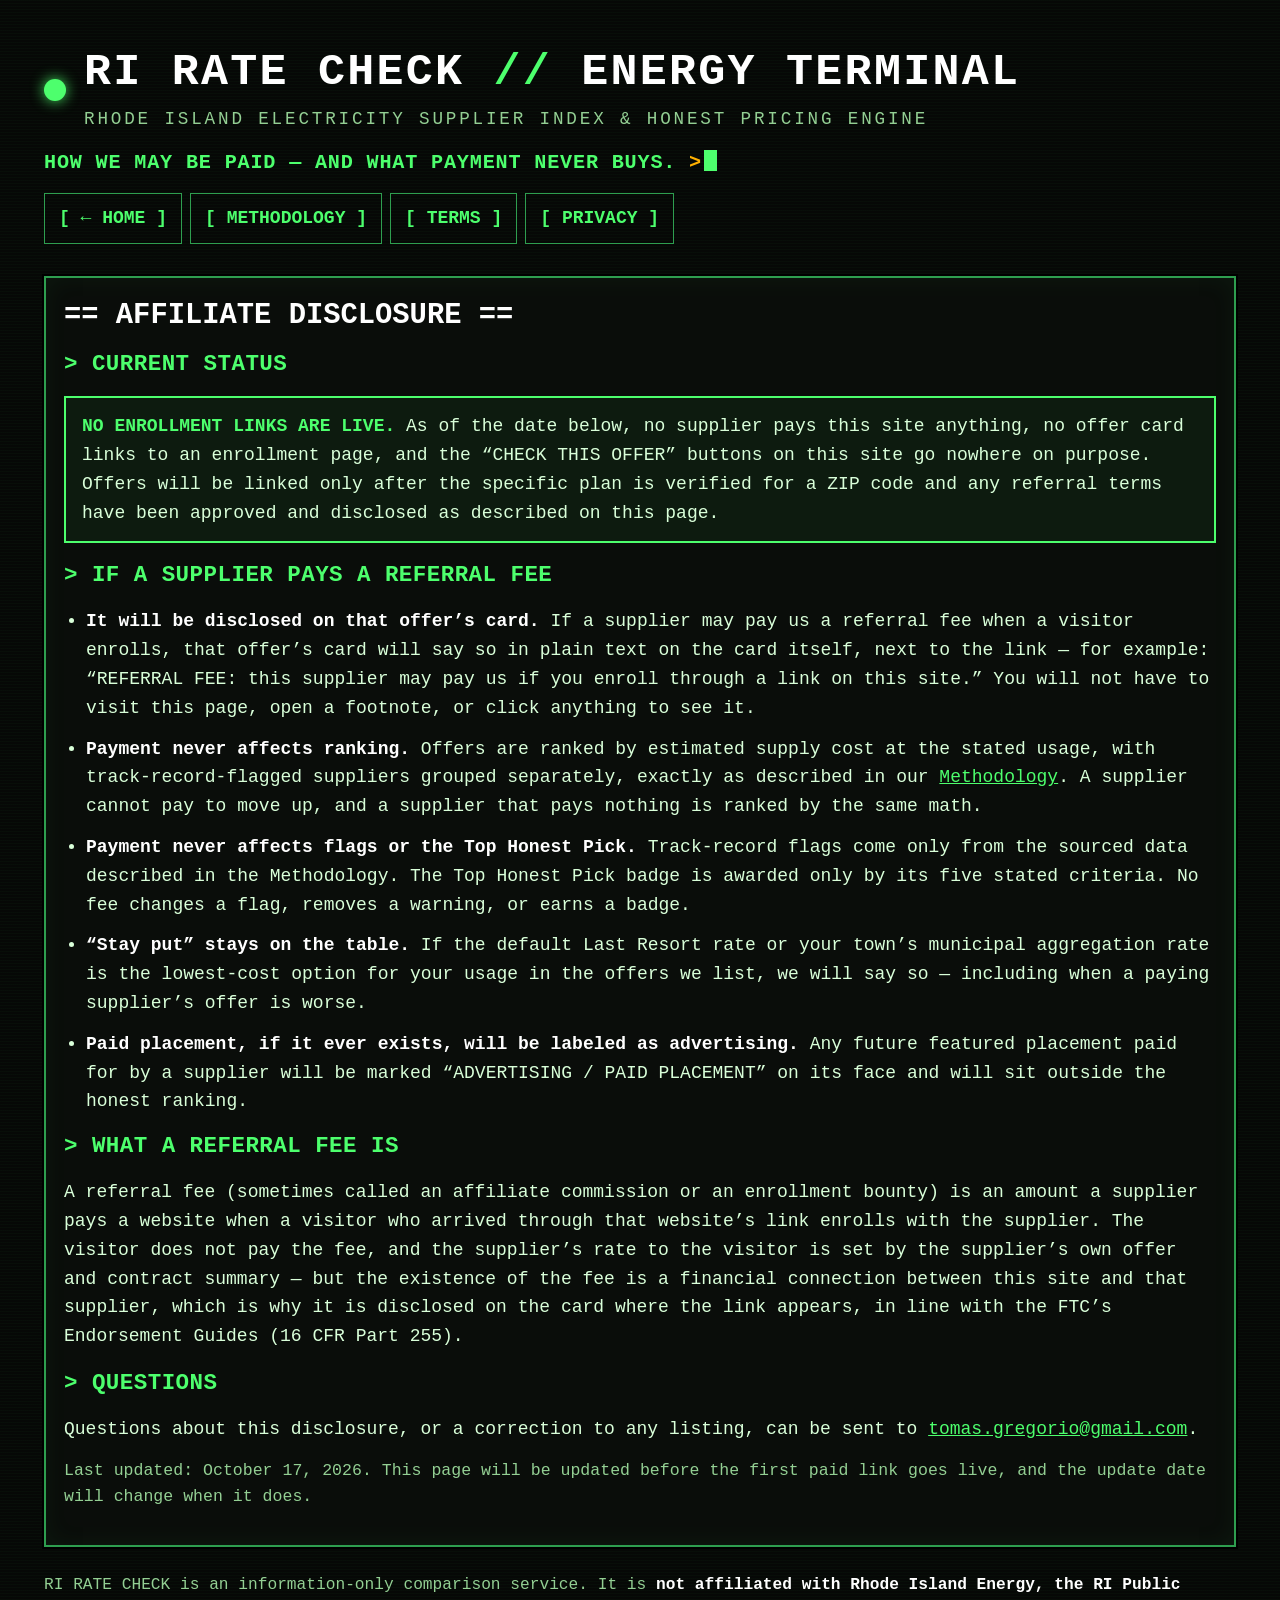
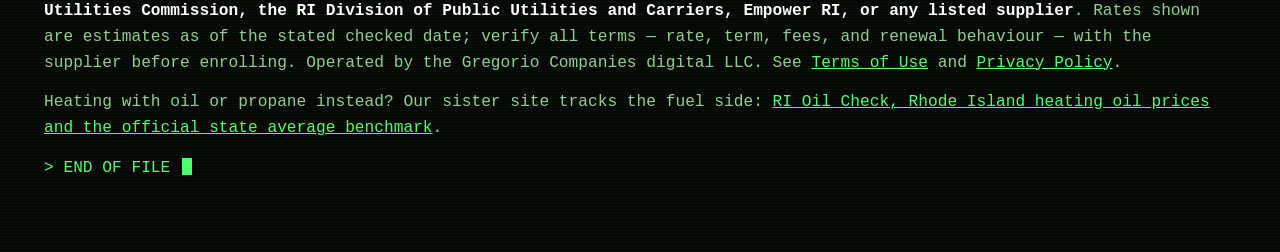
<file: affiliate-disclosure.html>
<!DOCTYPE html>
<html lang="en">
<head>
<!-- Google tag (gtag.js) -->
<script async src="https://www.googletagmanager.com/gtag/js?id=G-6FH1S83PNW"></script>
<script>
  window.dataLayer = window.dataLayer || [];
  function gtag(){dataLayer.push(arguments);}
  gtag('js', new Date());
  gtag('config', 'G-6FH1S83PNW');
</script>

<meta charset="UTF-8">
<meta name="viewport" content="width=device-width, initial-scale=1.0">
<title>Affiliate Disclosure: Rankings Are Never for Sale | RI Rate Check</title>
<meta name="description" content="How RI Rate Check may earn referral fees, how those fees are disclosed on each offer card, and why payment never affects ranking or track-record flags.">
<link rel="stylesheet" href="styles.css">
<link rel="canonical" href="https://riratecheck.com/affiliate-disclosure.html">
</head>
<body>
<div class="wrap">

  <header class="masthead">
    <div class="brand"><span class="dot" aria-hidden="true"></span><div><p class="brand-name">RI RATE CHECK <span class="slash">//</span> ENERGY TERMINAL</p><p class="brand-sub">RHODE ISLAND ELECTRICITY SUPPLIER INDEX &amp; HONEST PRICING ENGINE</p></div></div>
    <p class="tagline">HOW WE MAY BE PAID — AND WHAT PAYMENT NEVER BUYS. <span class="prompt">&gt;</span><span class="cursor" aria-hidden="true"></span></p>
    <nav class="nav" aria-label="Sections">
      <a href="index.html">[ &larr; HOME ]</a>
      <a href="methodology.html">[ METHODOLOGY ]</a>
      <a href="terms.html">[ TERMS ]</a>
      <a href="privacy.html">[ PRIVACY ]</a>
    </nav>
  </header>

  <main>
    <section class="frame" aria-labelledby="aff-h">
      <h1 id="aff-h" style="color:#ffffff;font-size:1.6rem;line-height:1.25;margin:0 0 12px;">== AFFILIATE DISCLOSURE ==</h1>

      <h2 class="subhead">&gt; CURRENT STATUS</h2>
      <p class="confirm-box"><strong>NO ENROLLMENT LINKS ARE LIVE.</strong> As of the date below, no supplier pays this site anything, no offer card links to an enrollment page, and the &ldquo;CHECK THIS OFFER&rdquo; buttons on this site go nowhere on purpose. Offers will be linked only after the specific plan is verified for a ZIP code and any referral terms have been approved and disclosed as described on this page.</p>

      <h2 class="subhead">&gt; IF A SUPPLIER PAYS A REFERRAL FEE</h2>
      <ul class="promise-list">
        <li><strong>It will be disclosed on that offer&rsquo;s card.</strong> If a supplier may pay us a referral fee when a visitor enrolls, that offer&rsquo;s card will say so in plain text on the card itself, next to the link — for example: &ldquo;REFERRAL FEE: this supplier may pay us if you enroll through a link on this site.&rdquo; You will not have to visit this page, open a footnote, or click anything to see it.</li>
        <li><strong>Payment never affects ranking.</strong> Offers are ranked by estimated supply cost at the stated usage, with track-record-flagged suppliers grouped separately, exactly as described in our <a href="methodology.html">Methodology</a>. A supplier cannot pay to move up, and a supplier that pays nothing is ranked by the same math.</li>
        <li><strong>Payment never affects flags or the Top Honest Pick.</strong> Track-record flags come only from the sourced data described in the Methodology. The Top Honest Pick badge is awarded only by its five stated criteria. No fee changes a flag, removes a warning, or earns a badge.</li>
        <li><strong>&ldquo;Stay put&rdquo; stays on the table.</strong> If the default Last Resort rate or your town&rsquo;s municipal aggregation rate is the lowest-cost option for your usage in the offers we list, we will say so — including when a paying supplier&rsquo;s offer is worse.</li>
        <li><strong>Paid placement, if it ever exists, will be labeled as advertising.</strong> Any future featured placement paid for by a supplier will be marked &ldquo;ADVERTISING / PAID PLACEMENT&rdquo; on its face and will sit outside the honest ranking.</li>
      </ul>

      <h2 class="subhead">&gt; WHAT A REFERRAL FEE IS</h2>
      <p>A referral fee (sometimes called an affiliate commission or an enrollment bounty) is an amount a supplier pays a website when a visitor who arrived through that website&rsquo;s link enrolls with the supplier. The visitor does not pay the fee, and the supplier&rsquo;s rate to the visitor is set by the supplier&rsquo;s own offer and contract summary — but the existence of the fee is a financial connection between this site and that supplier, which is why it is disclosed on the card where the link appears, in line with the FTC&rsquo;s Endorsement Guides (16 CFR Part 255).</p>

      <h2 class="subhead">&gt; QUESTIONS</h2>
      <p>Questions about this disclosure, or a correction to any listing, can be sent to <a href="mailto:tomas.gregorio@gmail.com">tomas.gregorio@gmail.com</a>.</p>
      <p class="note">Last updated: October 17, 2026. This page will be updated before the first paid link goes live, and the update date will change when it does.</p>
    </section>
  </main>

  <footer class="foot">
    <p>RI RATE CHECK is an information-only comparison service. It is <strong>not affiliated with Rhode Island Energy, the RI Public Utilities Commission, the RI Division of Public Utilities and Carriers, Empower RI, or any listed supplier</strong>. Rates shown are estimates as of the stated checked date; verify all terms — rate, term, fees, and renewal behaviour — with the supplier before enrolling. Operated by the Gregorio Companies digital LLC. See <a href="terms.html">Terms of Use</a> and <a href="privacy.html">Privacy Policy</a>.</p>
    <p>Heating with oil or propane instead? Our sister site tracks the fuel side: <a href="https://rioilcheck.com/">RI Oil Check, Rhode Island heating oil prices and the official state average benchmark</a>.</p>
<p class="prompt-line">&gt; END OF FILE <span class="cursor" aria-hidden="true"></span></p>
  </footer>
</div>
<!-- Cloudflare Web Analytics --><script type='module' src='https://static.cloudflareinsights.com/beacon.min.js' data-cf-beacon='{"token": "ff55ea46a30b494c9a0427da6760da92"}'></script><!-- End Cloudflare Web Analytics -->
</body>
</html>
</file>
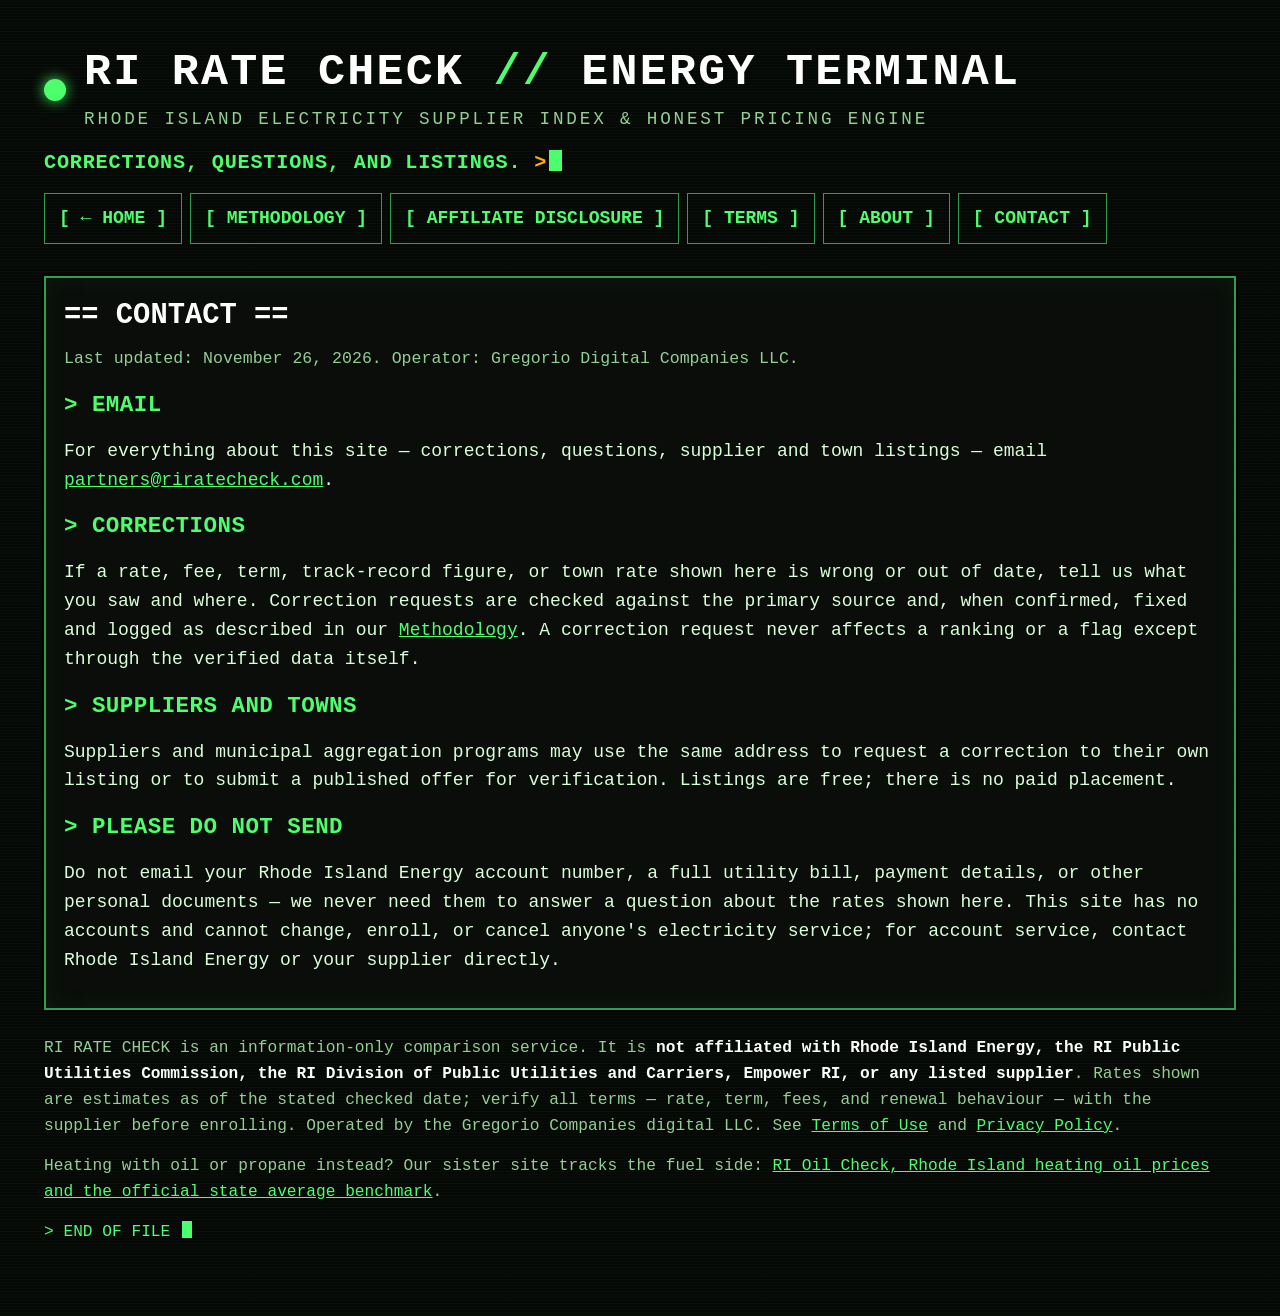
<file: contact.html>
<!DOCTYPE html>
<html lang="en">
<head>
<!-- Google tag (gtag.js) -->
<script async src="https://www.googletagmanager.com/gtag/js?id=G-6FH1S83PNW"></script>
<script>
  window.dataLayer = window.dataLayer || [];
  function gtag(){dataLayer.push(arguments);}
  gtag('js', new Date());
  gtag('config', 'G-6FH1S83PNW');
</script>

<meta charset="UTF-8">
<meta name="viewport" content="width=device-width, initial-scale=1.0">
<title>Contact | RI Rate Check, Rhode Island Electricity Rates Compared</title>
<meta name="description" content="Contact RI Rate Check: corrections, questions, and supplier or town listing requests by email. Operated by Gregorio Digital Companies LLC.">
<link rel="stylesheet" href="styles.css">
<link rel="canonical" href="https://riratecheck.com/contact.html">
</head>
<body>
<div class="wrap">

  <header class="masthead">
    <div class="brand"><span class="dot" aria-hidden="true"></span><div><p class="brand-name">RI RATE CHECK <span class="slash">//</span> ENERGY TERMINAL</p><p class="brand-sub">RHODE ISLAND ELECTRICITY SUPPLIER INDEX &amp; HONEST PRICING ENGINE</p></div></div>
    <p class="tagline">CORRECTIONS, QUESTIONS, AND LISTINGS. <span class="prompt">&gt;</span><span class="cursor" aria-hidden="true"></span></p>
    <nav class="nav" aria-label="Sections">
      <a href="index.html">[ &larr; HOME ]</a>
      <a href="methodology.html">[ METHODOLOGY ]</a>
      <a href="affiliate-disclosure.html">[ AFFILIATE DISCLOSURE ]</a>
      <a href="terms.html">[ TERMS ]</a>
      <a href="about.html">[ ABOUT ]</a>
      <a href="contact.html">[ CONTACT ]</a>
    </nav>
  </header>

  <main>
    <section class="frame" aria-labelledby="contact-h">
      <h1 id="contact-h" style="color:#ffffff;font-size:1.6rem;line-height:1.25;margin:0 0 12px;">== CONTACT ==</h1>
      <p class="note">Last updated: November 26, 2026. Operator: Gregorio Digital Companies LLC.</p>

      <h2 class="subhead">&gt; EMAIL</h2>
      <p>For everything about this site — corrections, questions, supplier and town listings — email <a href="mailto:partners@riratecheck.com">partners@riratecheck.com</a>.</p>

      <h2 class="subhead">&gt; CORRECTIONS</h2>
      <p>If a rate, fee, term, track-record figure, or town rate shown here is wrong or out of date, tell us what you saw and where. Correction requests are checked against the primary source and, when confirmed, fixed and logged as described in our <a href="methodology.html">Methodology</a>. A correction request never affects a ranking or a flag except through the verified data itself.</p>

      <h2 class="subhead">&gt; SUPPLIERS AND TOWNS</h2>
      <p>Suppliers and municipal aggregation programs may use the same address to request a correction to their own listing or to submit a published offer for verification. Listings are free; there is no paid placement.</p>

      <h2 class="subhead">&gt; PLEASE DO NOT SEND</h2>
      <p>Do not email your Rhode Island Energy account number, a full utility bill, payment details, or other personal documents — we never need them to answer a question about the rates shown here. This site has no accounts and cannot change, enroll, or cancel anyone's electricity service; for account service, contact Rhode Island Energy or your supplier directly.</p>
    </section>
  </main>

  <footer class="foot">
    <p>RI RATE CHECK is an information-only comparison service. It is <strong>not affiliated with Rhode Island Energy, the RI Public Utilities Commission, the RI Division of Public Utilities and Carriers, Empower RI, or any listed supplier</strong>. Rates shown are estimates as of the stated checked date; verify all terms — rate, term, fees, and renewal behaviour — with the supplier before enrolling. Operated by the Gregorio Companies digital LLC. See <a href="terms.html">Terms of Use</a> and <a href="privacy.html">Privacy Policy</a>.</p>
    <p>Heating with oil or propane instead? Our sister site tracks the fuel side: <a href="https://rioilcheck.com/">RI Oil Check, Rhode Island heating oil prices and the official state average benchmark</a>.</p>
<p class="prompt-line">&gt; END OF FILE <span class="cursor" aria-hidden="true"></span></p>
  </footer>
</div>
<!-- Cloudflare Web Analytics --><script type='module' src='https://static.cloudflareinsights.com/beacon.min.js' data-cf-beacon='{"token": "ff55ea46a30b494c9a0427da6760da92"}'></script><!-- End Cloudflare Web Analytics -->
</body>
</html>
</file>
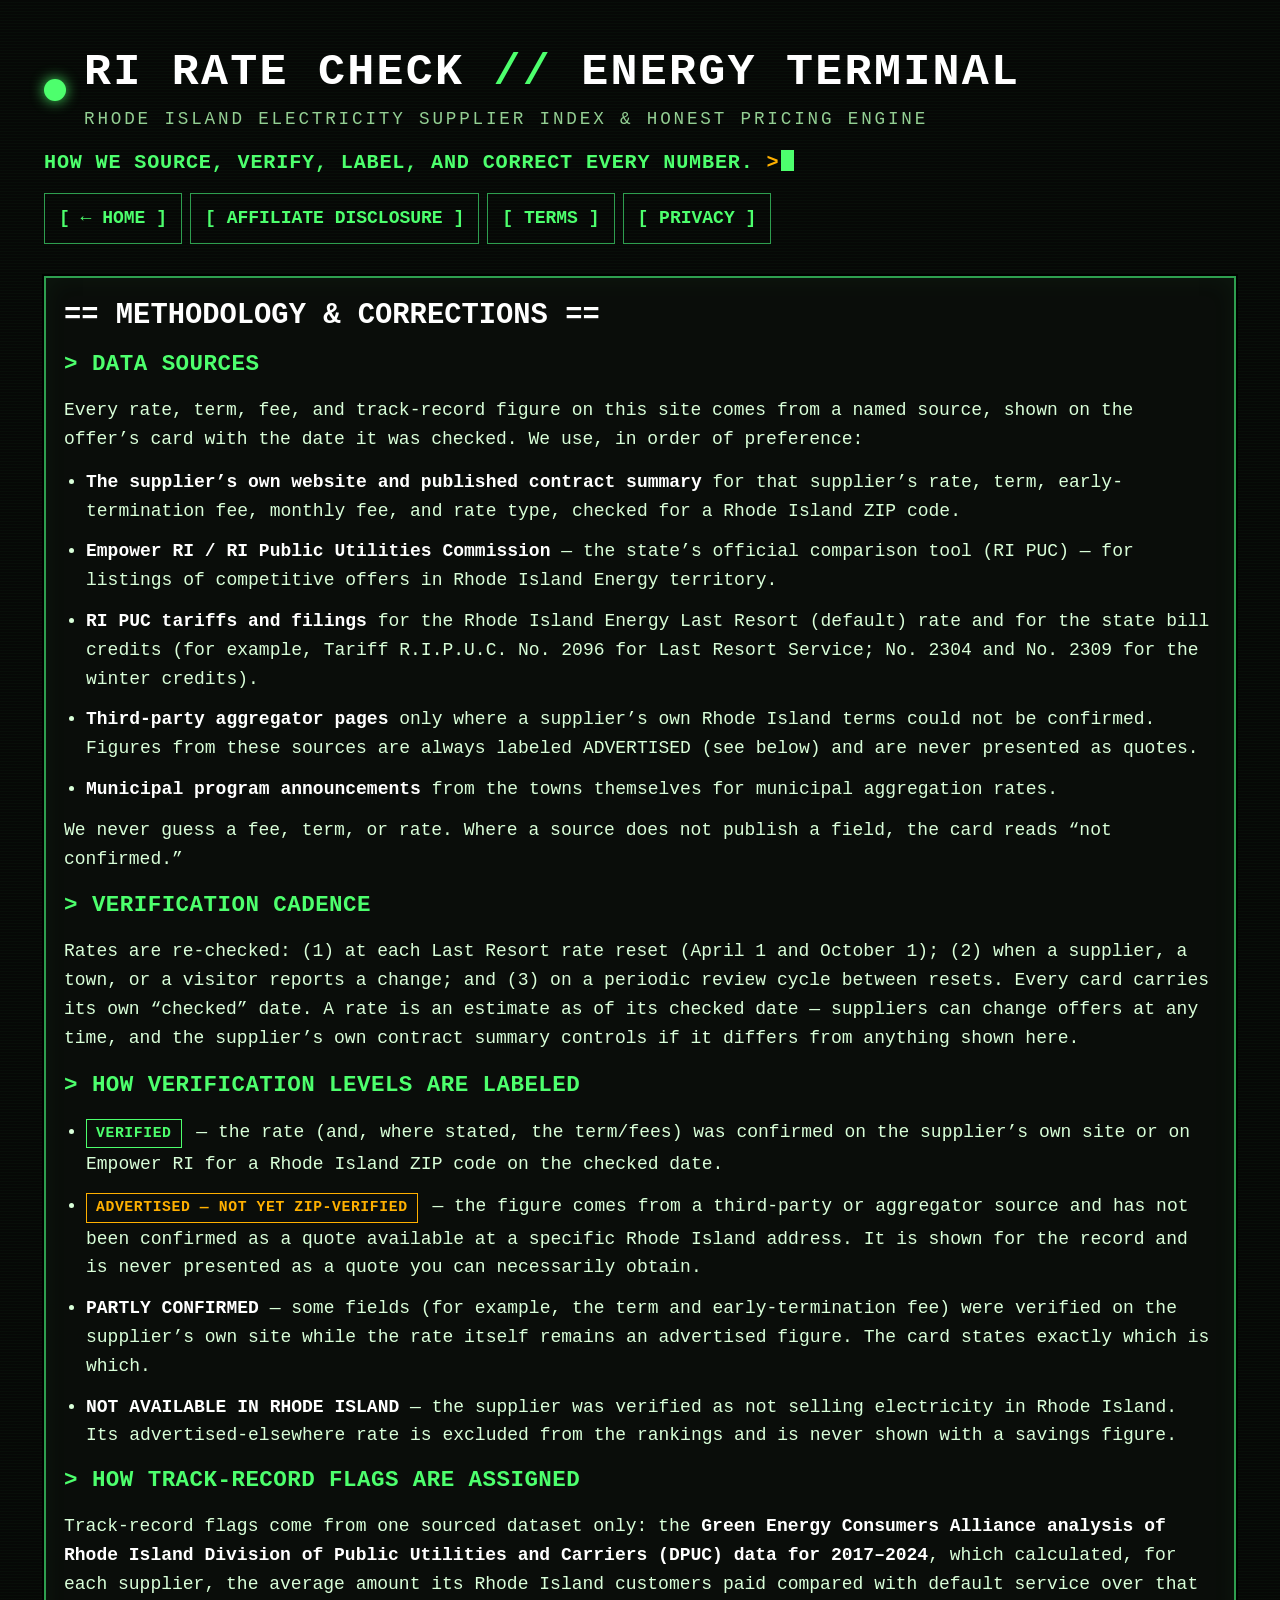
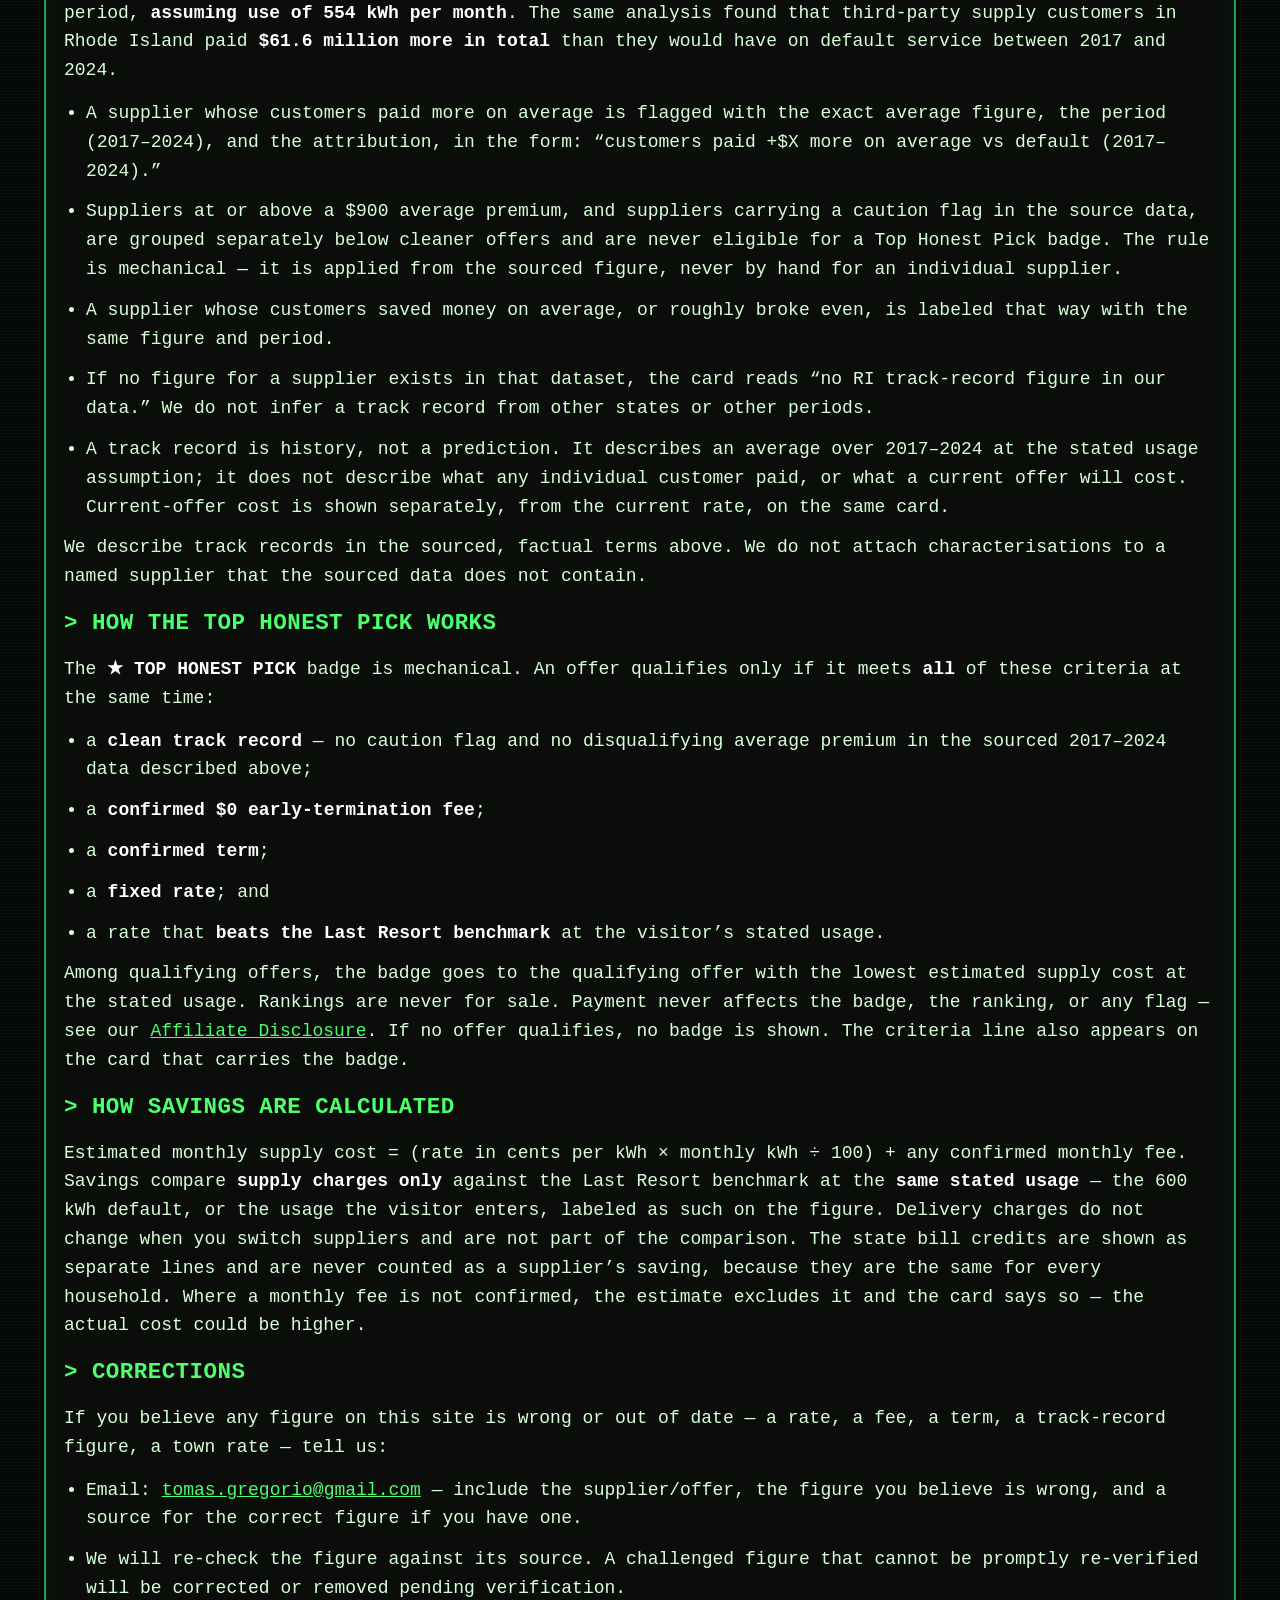
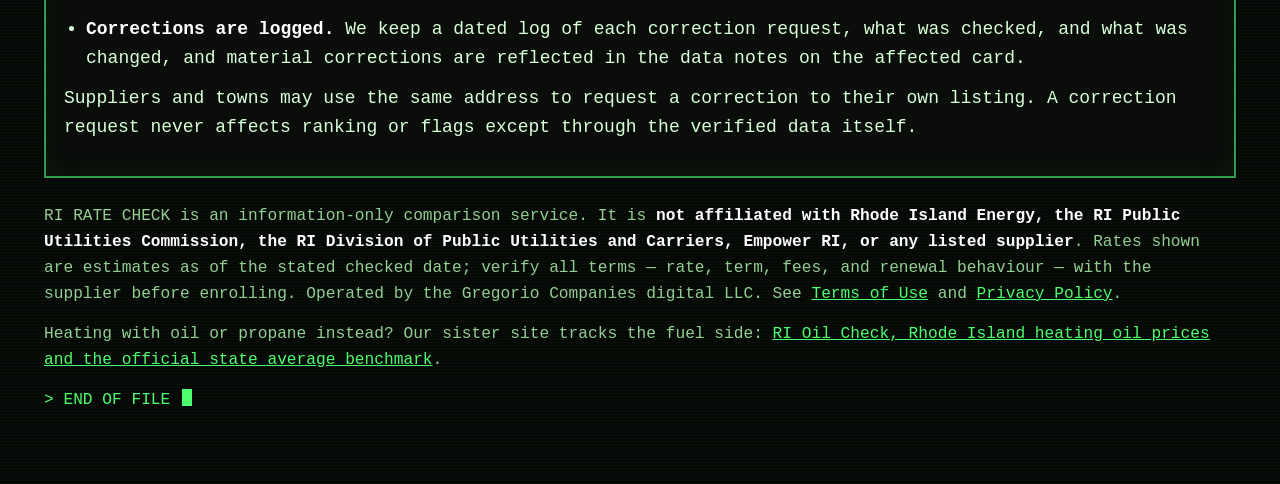
<file: methodology.html>
<!DOCTYPE html>
<html lang="en">
<head>
<!-- Google tag (gtag.js) -->
<script async src="https://www.googletagmanager.com/gtag/js?id=G-6FH1S83PNW"></script>
<script>
  window.dataLayer = window.dataLayer || [];
  function gtag(){dataLayer.push(arguments);}
  gtag('js', new Date());
  gtag('config', 'G-6FH1S83PNW');
</script>

<meta charset="UTF-8">
<meta name="viewport" content="width=device-width, initial-scale=1.0">
<title>Methodology: How Rhode Island Electricity Rates Are Sourced and Verified | RI Rate Check</title>
<meta name="description" content="How RI Rate Check sources, verifies, labels, and corrects Rhode Island electricity rates: data sources, VERIFIED vs ADVERTISED labels, track-record flags, and Top Honest Pick criteria.">
<link rel="stylesheet" href="styles.css">
<link rel="canonical" href="https://riratecheck.com/methodology.html">
</head>
<body>
<div class="wrap">

  <header class="masthead">
    <div class="brand"><span class="dot" aria-hidden="true"></span><div><p class="brand-name">RI RATE CHECK <span class="slash">//</span> ENERGY TERMINAL</p><p class="brand-sub">RHODE ISLAND ELECTRICITY SUPPLIER INDEX &amp; HONEST PRICING ENGINE</p></div></div>
    <p class="tagline">HOW WE SOURCE, VERIFY, LABEL, AND CORRECT EVERY NUMBER. <span class="prompt">&gt;</span><span class="cursor" aria-hidden="true"></span></p>
    <nav class="nav" aria-label="Sections">
      <a href="index.html">[ &larr; HOME ]</a>
      <a href="affiliate-disclosure.html">[ AFFILIATE DISCLOSURE ]</a>
      <a href="terms.html">[ TERMS ]</a>
      <a href="privacy.html">[ PRIVACY ]</a>
    </nav>
  </header>

  <main>
    <section class="frame" aria-labelledby="meth-h">
      <h1 id="meth-h" style="color:#ffffff;font-size:1.6rem;line-height:1.25;margin:0 0 12px;">== METHODOLOGY &amp; CORRECTIONS ==</h1>

      <h2 class="subhead">&gt; DATA SOURCES</h2>
      <p>Every rate, term, fee, and track-record figure on this site comes from a named source, shown on the offer&rsquo;s card with the date it was checked. We use, in order of preference:</p>
      <ul class="promise-list">
        <li><strong>The supplier&rsquo;s own website and published contract summary</strong> for that supplier&rsquo;s rate, term, early-termination fee, monthly fee, and rate type, checked for a Rhode Island ZIP code.</li>
        <li><strong>Empower RI / RI Public Utilities Commission</strong> — the state&rsquo;s official comparison tool (RI PUC) — for listings of competitive offers in Rhode Island Energy territory.</li>
        <li><strong>RI PUC tariffs and filings</strong> for the Rhode Island Energy Last Resort (default) rate and for the state bill credits (for example, Tariff R.I.P.U.C. No. 2096 for Last Resort Service; No. 2304 and No. 2309 for the winter credits).</li>
        <li><strong>Third-party aggregator pages</strong> only where a supplier&rsquo;s own Rhode Island terms could not be confirmed. Figures from these sources are always labeled ADVERTISED (see below) and are never presented as quotes.</li>
        <li><strong>Municipal program announcements</strong> from the towns themselves for municipal aggregation rates.</li>
      </ul>
      <p>We never guess a fee, term, or rate. Where a source does not publish a field, the card reads &ldquo;not confirmed.&rdquo;</p>

      <h2 class="subhead">&gt; VERIFICATION CADENCE</h2>
      <p>Rates are re-checked: (1) at each Last Resort rate reset (April 1 and October 1); (2) when a supplier, a town, or a visitor reports a change; and (3) on a periodic review cycle between resets. Every card carries its own &ldquo;checked&rdquo; date. A rate is an estimate as of its checked date — suppliers can change offers at any time, and the supplier&rsquo;s own contract summary controls if it differs from anything shown here.</p>

      <h2 class="subhead">&gt; HOW VERIFICATION LEVELS ARE LABELED</h2>
      <ul class="promise-list">
        <li><span class="b-inline ok">VERIFIED</span> — the rate (and, where stated, the term/fees) was confirmed on the supplier&rsquo;s own site or on Empower RI for a Rhode Island ZIP code on the checked date.</li>
        <li><span class="b-inline warn">ADVERTISED — NOT YET ZIP-VERIFIED</span> — the figure comes from a third-party or aggregator source and has not been confirmed as a quote available at a specific Rhode Island address. It is shown for the record and is never presented as a quote you can necessarily obtain.</li>
        <li><strong>PARTLY CONFIRMED</strong> — some fields (for example, the term and early-termination fee) were verified on the supplier&rsquo;s own site while the rate itself remains an advertised figure. The card states exactly which is which.</li>
        <li><strong>NOT AVAILABLE IN RHODE ISLAND</strong> — the supplier was verified as not selling electricity in Rhode Island. Its advertised-elsewhere rate is excluded from the rankings and is never shown with a savings figure.</li>
      </ul>

      <h2 class="subhead">&gt; HOW TRACK-RECORD FLAGS ARE ASSIGNED</h2>
      <p>Track-record flags come from one sourced dataset only: the <strong>Green Energy Consumers Alliance analysis of Rhode Island Division of Public Utilities and Carriers (DPUC) data for 2017–2024</strong>, which calculated, for each supplier, the average amount its Rhode Island customers paid compared with default service over that period, <strong>assuming use of 554 kWh per month</strong>. The same analysis found that third-party supply customers in Rhode Island paid <strong>$61.6 million more in total</strong> than they would have on default service between 2017 and 2024.</p>
      <ul class="promise-list">
        <li>A supplier whose customers paid more on average is flagged with the exact average figure, the period (2017–2024), and the attribution, in the form: &ldquo;customers paid +$X more on average vs default (2017–2024).&rdquo;</li>
        <li>Suppliers at or above a $900 average premium, and suppliers carrying a caution flag in the source data, are grouped separately below cleaner offers and are never eligible for a Top Honest Pick badge. The rule is mechanical — it is applied from the sourced figure, never by hand for an individual supplier.</li>
        <li>A supplier whose customers saved money on average, or roughly broke even, is labeled that way with the same figure and period.</li>
        <li>If no figure for a supplier exists in that dataset, the card reads &ldquo;no RI track-record figure in our data.&rdquo; We do not infer a track record from other states or other periods.</li>
        <li>A track record is history, not a prediction. It describes an average over 2017–2024 at the stated usage assumption; it does not describe what any individual customer paid, or what a current offer will cost. Current-offer cost is shown separately, from the current rate, on the same card.</li>
      </ul>
      <p>We describe track records in the sourced, factual terms above. We do not attach characterisations to a named supplier that the sourced data does not contain.</p>

      <h2 class="subhead">&gt; HOW THE TOP HONEST PICK WORKS</h2>
      <p>The <strong>&#9733; TOP HONEST PICK</strong> badge is mechanical. An offer qualifies only if it meets <strong>all</strong> of these criteria at the same time:</p>
      <ul class="promise-list">
        <li>a <strong>clean track record</strong> — no caution flag and no disqualifying average premium in the sourced 2017–2024 data described above;</li>
        <li>a <strong>confirmed $0 early-termination fee</strong>;</li>
        <li>a <strong>confirmed term</strong>;</li>
        <li>a <strong>fixed rate</strong>; and</li>
        <li>a rate that <strong>beats the Last Resort benchmark</strong> at the visitor&rsquo;s stated usage.</li>
      </ul>
      <p>Among qualifying offers, the badge goes to the qualifying offer with the lowest estimated supply cost at the stated usage. Rankings are never for sale. Payment never affects the badge, the ranking, or any flag — see our <a href="affiliate-disclosure.html">Affiliate Disclosure</a>. If no offer qualifies, no badge is shown. The criteria line also appears on the card that carries the badge.</p>

      <h2 class="subhead">&gt; HOW SAVINGS ARE CALCULATED</h2>
      <p>Estimated monthly supply cost = (rate in cents per kWh &times; monthly kWh &divide; 100) + any confirmed monthly fee. Savings compare <strong>supply charges only</strong> against the Last Resort benchmark at the <strong>same stated usage</strong> — the 600 kWh default, or the usage the visitor enters, labeled as such on the figure. Delivery charges do not change when you switch suppliers and are not part of the comparison. The state bill credits are shown as separate lines and are never counted as a supplier&rsquo;s saving, because they are the same for every household. Where a monthly fee is not confirmed, the estimate excludes it and the card says so — the actual cost could be higher.</p>

      <h2 class="subhead">&gt; CORRECTIONS</h2>
      <p>If you believe any figure on this site is wrong or out of date — a rate, a fee, a term, a track-record figure, a town rate — tell us:</p>
      <ul class="promise-list">
        <li>Email: <a href="mailto:tomas.gregorio@gmail.com">tomas.gregorio@gmail.com</a> — include the supplier/offer, the figure you believe is wrong, and a source for the correct figure if you have one.</li>
        <li>We will re-check the figure against its source. A challenged figure that cannot be promptly re-verified will be corrected or removed pending verification.</li>
        <li><strong>Corrections are logged.</strong> We keep a dated log of each correction request, what was checked, and what was changed, and material corrections are reflected in the data notes on the affected card.</li>
      </ul>
      <p>Suppliers and towns may use the same address to request a correction to their own listing. A correction request never affects ranking or flags except through the verified data itself.</p>
    </section>
  </main>

  <footer class="foot">
    <p>RI RATE CHECK is an information-only comparison service. It is <strong>not affiliated with Rhode Island Energy, the RI Public Utilities Commission, the RI Division of Public Utilities and Carriers, Empower RI, or any listed supplier</strong>. Rates shown are estimates as of the stated checked date; verify all terms — rate, term, fees, and renewal behaviour — with the supplier before enrolling. Operated by the Gregorio Companies digital LLC. See <a href="terms.html">Terms of Use</a> and <a href="privacy.html">Privacy Policy</a>.</p>
    <p>Heating with oil or propane instead? Our sister site tracks the fuel side: <a href="https://rioilcheck.com/">RI Oil Check, Rhode Island heating oil prices and the official state average benchmark</a>.</p>
<p class="prompt-line">&gt; END OF FILE <span class="cursor" aria-hidden="true"></span></p>
  </footer>
</div>
<!-- Cloudflare Web Analytics --><script type='module' src='https://static.cloudflareinsights.com/beacon.min.js' data-cf-beacon='{"token": "ff55ea46a30b494c9a0427da6760da92"}'></script><!-- End Cloudflare Web Analytics -->
</body>
</html>
</file>
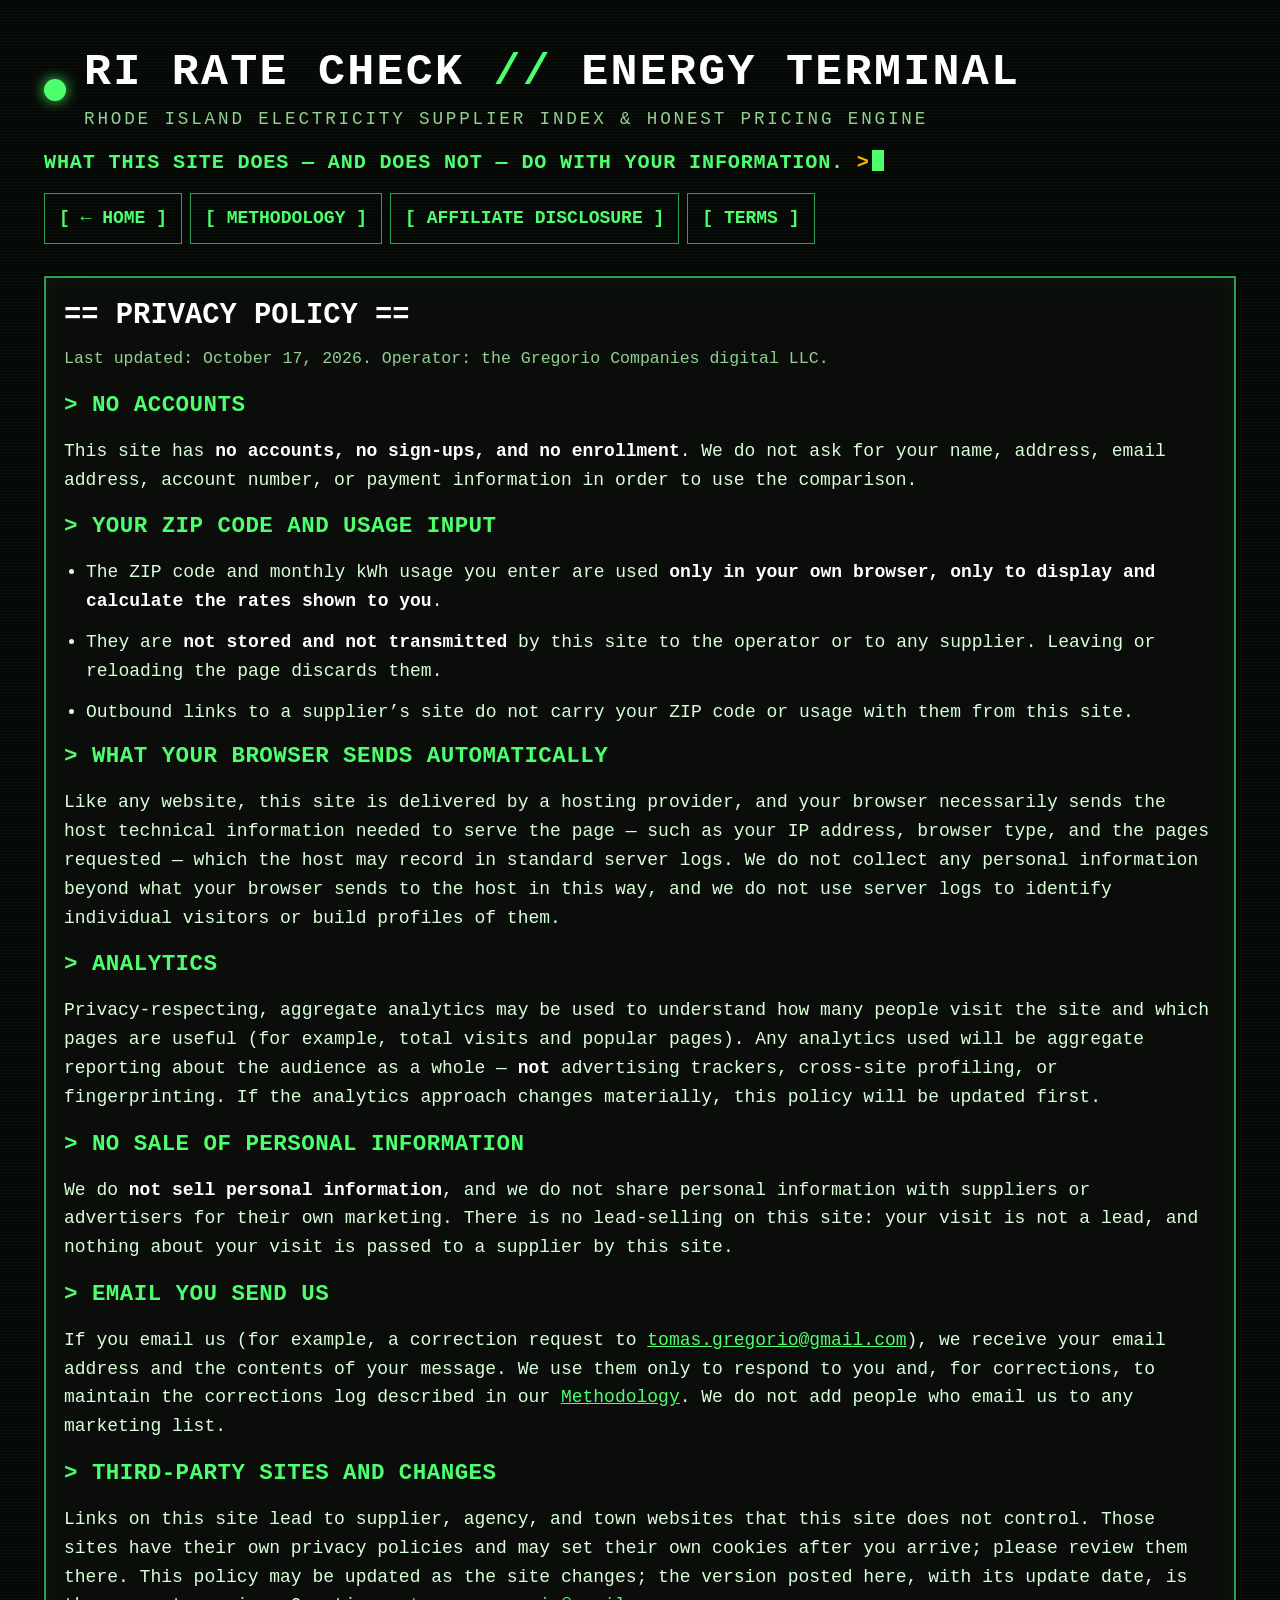
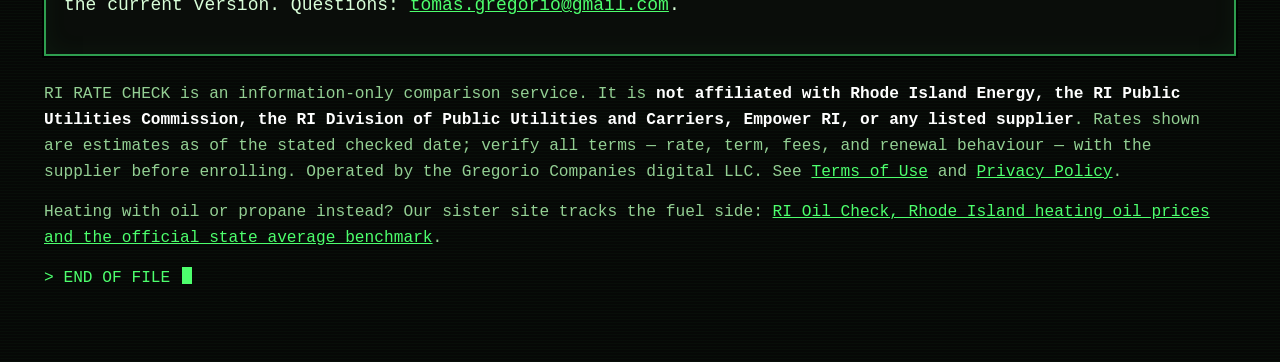
<file: privacy.html>
<!DOCTYPE html>
<html lang="en">
<head>
<!-- Google tag (gtag.js) -->
<script async src="https://www.googletagmanager.com/gtag/js?id=G-6FH1S83PNW"></script>
<script>
  window.dataLayer = window.dataLayer || [];
  function gtag(){dataLayer.push(arguments);}
  gtag('js', new Date());
  gtag('config', 'G-6FH1S83PNW');
</script>

<meta charset="UTF-8">
<meta name="viewport" content="width=device-width, initial-scale=1.0">
<title>Privacy Policy | RI Rate Check, Rhode Island Electricity Rates Compared</title>
<meta name="description" content="Privacy Policy for RI Rate Check: no accounts; a ZIP entered is used only to display rates and is not stored or transmitted; no sale of personal information.">
<link rel="stylesheet" href="styles.css">
<link rel="canonical" href="https://riratecheck.com/privacy.html">
</head>
<body>
<div class="wrap">

  <header class="masthead">
    <div class="brand"><span class="dot" aria-hidden="true"></span><div><p class="brand-name">RI RATE CHECK <span class="slash">//</span> ENERGY TERMINAL</p><p class="brand-sub">RHODE ISLAND ELECTRICITY SUPPLIER INDEX &amp; HONEST PRICING ENGINE</p></div></div>
    <p class="tagline">WHAT THIS SITE DOES — AND DOES NOT — DO WITH YOUR INFORMATION. <span class="prompt">&gt;</span><span class="cursor" aria-hidden="true"></span></p>
    <nav class="nav" aria-label="Sections">
      <a href="index.html">[ &larr; HOME ]</a>
      <a href="methodology.html">[ METHODOLOGY ]</a>
      <a href="affiliate-disclosure.html">[ AFFILIATE DISCLOSURE ]</a>
      <a href="terms.html">[ TERMS ]</a>
    </nav>
  </header>

  <main>
    <section class="frame" aria-labelledby="priv-h">
      <h1 id="priv-h" style="color:#ffffff;font-size:1.6rem;line-height:1.25;margin:0 0 12px;">== PRIVACY POLICY ==</h1>
      <p class="note">Last updated: October 17, 2026. Operator: the Gregorio Companies digital LLC.</p>

      <h2 class="subhead">&gt; NO ACCOUNTS</h2>
      <p>This site has <strong>no accounts, no sign-ups, and no enrollment</strong>. We do not ask for your name, address, email address, account number, or payment information in order to use the comparison.</p>

      <h2 class="subhead">&gt; YOUR ZIP CODE AND USAGE INPUT</h2>
      <ul class="promise-list">
        <li>The ZIP code and monthly kWh usage you enter are used <strong>only in your own browser, only to display and calculate the rates shown to you</strong>.</li>
        <li>They are <strong>not stored and not transmitted</strong> by this site to the operator or to any supplier. Leaving or reloading the page discards them.</li>
        <li>Outbound links to a supplier&rsquo;s site do not carry your ZIP code or usage with them from this site.</li>
      </ul>

      <h2 class="subhead">&gt; WHAT YOUR BROWSER SENDS AUTOMATICALLY</h2>
      <p>Like any website, this site is delivered by a hosting provider, and your browser necessarily sends the host technical information needed to serve the page — such as your IP address, browser type, and the pages requested — which the host may record in standard server logs. We do not collect any personal information beyond what your browser sends to the host in this way, and we do not use server logs to identify individual visitors or build profiles of them.</p>

      <h2 class="subhead">&gt; ANALYTICS</h2>
      <p>Privacy-respecting, aggregate analytics may be used to understand how many people visit the site and which pages are useful (for example, total visits and popular pages). Any analytics used will be aggregate reporting about the audience as a whole — <strong>not</strong> advertising trackers, cross-site profiling, or fingerprinting. If the analytics approach changes materially, this policy will be updated first.</p>

      <h2 class="subhead">&gt; NO SALE OF PERSONAL INFORMATION</h2>
      <p>We do <strong>not sell personal information</strong>, and we do not share personal information with suppliers or advertisers for their own marketing. There is no lead-selling on this site: your visit is not a lead, and nothing about your visit is passed to a supplier by this site.</p>

      <h2 class="subhead">&gt; EMAIL YOU SEND US</h2>
      <p>If you email us (for example, a correction request to <a href="mailto:tomas.gregorio@gmail.com">tomas.gregorio@gmail.com</a>), we receive your email address and the contents of your message. We use them only to respond to you and, for corrections, to maintain the corrections log described in our <a href="methodology.html">Methodology</a>. We do not add people who email us to any marketing list.</p>

      <h2 class="subhead">&gt; THIRD-PARTY SITES AND CHANGES</h2>
      <p>Links on this site lead to supplier, agency, and town websites that this site does not control. Those sites have their own privacy policies and may set their own cookies after you arrive; please review them there. This policy may be updated as the site changes; the version posted here, with its update date, is the current version. Questions: <a href="mailto:tomas.gregorio@gmail.com">tomas.gregorio@gmail.com</a>.</p>
    </section>
  </main>

  <footer class="foot">
    <p>RI RATE CHECK is an information-only comparison service. It is <strong>not affiliated with Rhode Island Energy, the RI Public Utilities Commission, the RI Division of Public Utilities and Carriers, Empower RI, or any listed supplier</strong>. Rates shown are estimates as of the stated checked date; verify all terms — rate, term, fees, and renewal behaviour — with the supplier before enrolling. Operated by the Gregorio Companies digital LLC. See <a href="terms.html">Terms of Use</a> and <a href="privacy.html">Privacy Policy</a>.</p>
    <p>Heating with oil or propane instead? Our sister site tracks the fuel side: <a href="https://rioilcheck.com/">RI Oil Check, Rhode Island heating oil prices and the official state average benchmark</a>.</p>
<p class="prompt-line">&gt; END OF FILE <span class="cursor" aria-hidden="true"></span></p>
  </footer>
</div>
<!-- Cloudflare Web Analytics --><script type='module' src='https://static.cloudflareinsights.com/beacon.min.js' data-cf-beacon='{"token": "ff55ea46a30b494c9a0427da6760da92"}'></script><!-- End Cloudflare Web Analytics -->
</body>
</html>
</file>
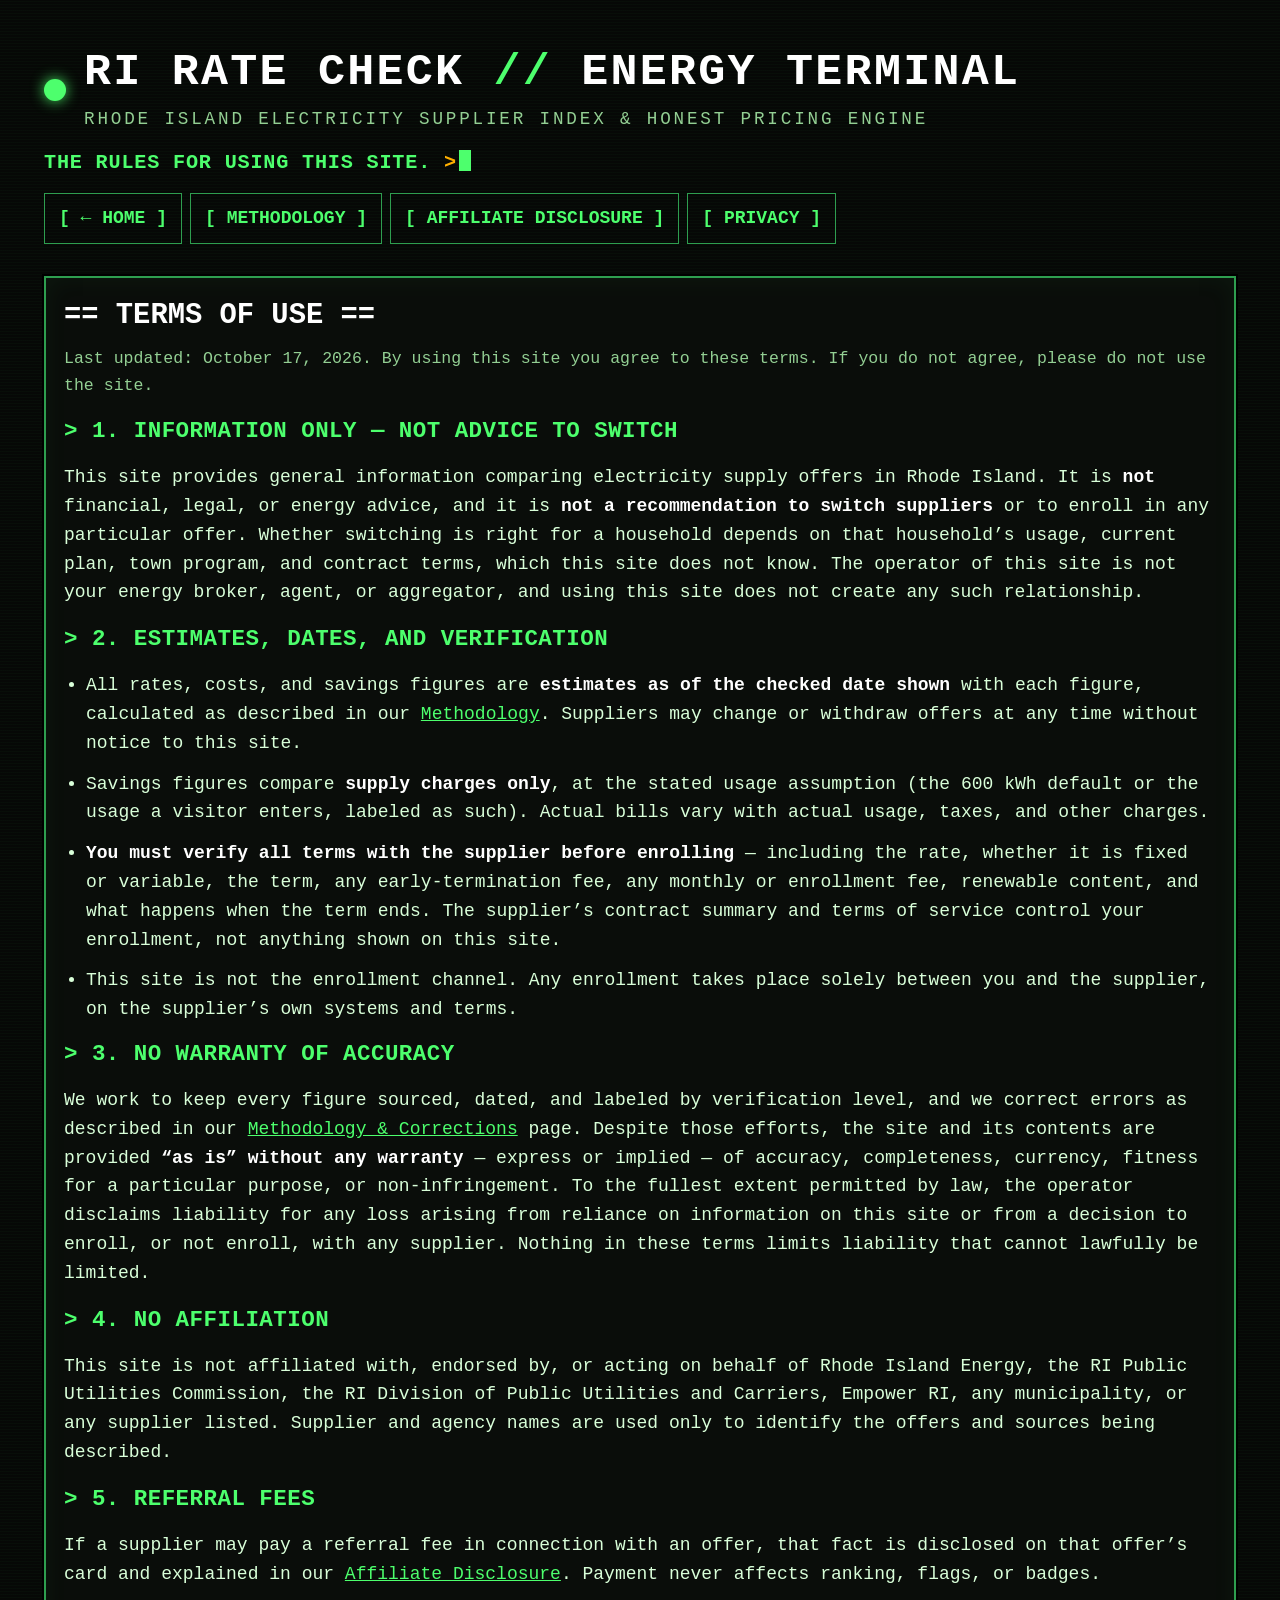
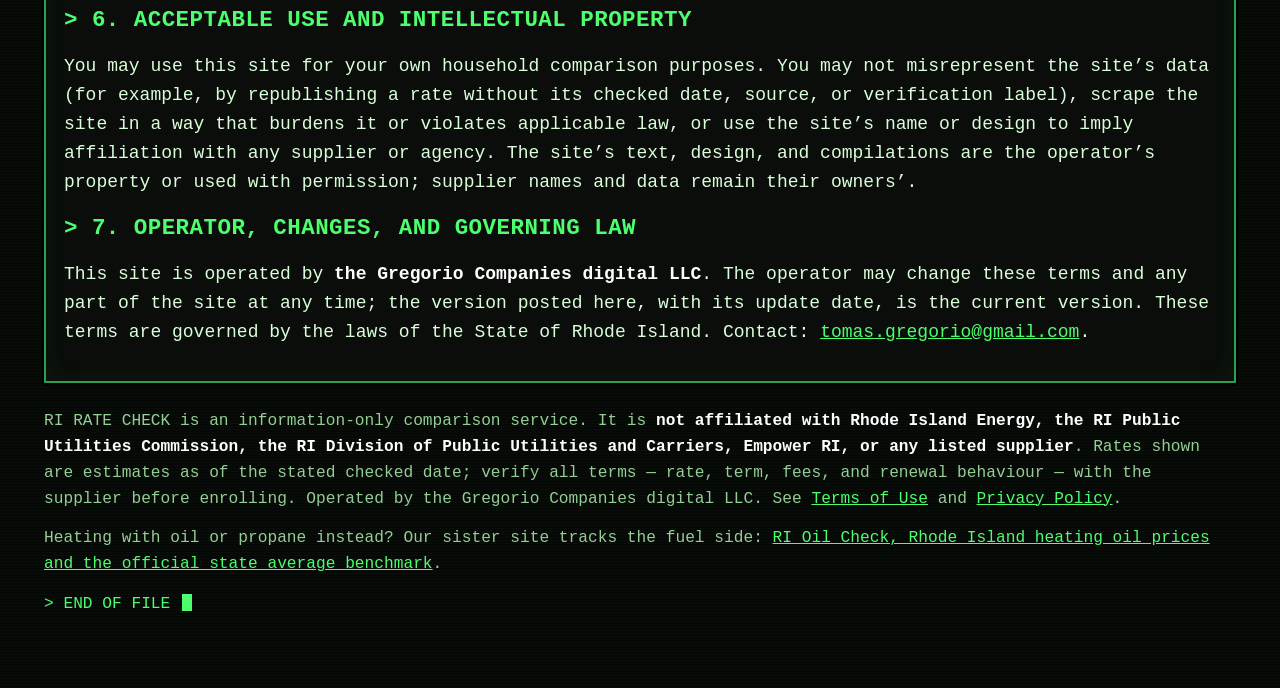
<file: terms.html>
<!DOCTYPE html>
<html lang="en">
<head>
<!-- Google tag (gtag.js) -->
<script async src="https://www.googletagmanager.com/gtag/js?id=G-6FH1S83PNW"></script>
<script>
  window.dataLayer = window.dataLayer || [];
  function gtag(){dataLayer.push(arguments);}
  gtag('js', new Date());
  gtag('config', 'G-6FH1S83PNW');
</script>

<meta charset="UTF-8">
<meta name="viewport" content="width=device-width, initial-scale=1.0">
<title>Terms of Use | RI Rate Check, Rhode Island Electricity Rates Compared</title>
<meta name="description" content="Terms of Use for RI Rate Check: information only, not advice to switch; estimates as of the checked date; verify all terms with the supplier before enrolling.">
<link rel="stylesheet" href="styles.css">
<link rel="canonical" href="https://riratecheck.com/terms.html">
</head>
<body>
<div class="wrap">

  <header class="masthead">
    <div class="brand"><span class="dot" aria-hidden="true"></span><div><p class="brand-name">RI RATE CHECK <span class="slash">//</span> ENERGY TERMINAL</p><p class="brand-sub">RHODE ISLAND ELECTRICITY SUPPLIER INDEX &amp; HONEST PRICING ENGINE</p></div></div>
    <p class="tagline">THE RULES FOR USING THIS SITE. <span class="prompt">&gt;</span><span class="cursor" aria-hidden="true"></span></p>
    <nav class="nav" aria-label="Sections">
      <a href="index.html">[ &larr; HOME ]</a>
      <a href="methodology.html">[ METHODOLOGY ]</a>
      <a href="affiliate-disclosure.html">[ AFFILIATE DISCLOSURE ]</a>
      <a href="privacy.html">[ PRIVACY ]</a>
    </nav>
  </header>

  <main>
    <section class="frame" aria-labelledby="terms-h">
      <h1 id="terms-h" style="color:#ffffff;font-size:1.6rem;line-height:1.25;margin:0 0 12px;">== TERMS OF USE ==</h1>
      <p class="note">Last updated: October 17, 2026. By using this site you agree to these terms. If you do not agree, please do not use the site.</p>

      <h2 class="subhead">&gt; 1. INFORMATION ONLY — NOT ADVICE TO SWITCH</h2>
      <p>This site provides general information comparing electricity supply offers in Rhode Island. It is <strong>not</strong> financial, legal, or energy advice, and it is <strong>not a recommendation to switch suppliers</strong> or to enroll in any particular offer. Whether switching is right for a household depends on that household&rsquo;s usage, current plan, town program, and contract terms, which this site does not know. The operator of this site is not your energy broker, agent, or aggregator, and using this site does not create any such relationship.</p>

      <h2 class="subhead">&gt; 2. ESTIMATES, DATES, AND VERIFICATION</h2>
      <ul class="promise-list">
        <li>All rates, costs, and savings figures are <strong>estimates as of the checked date shown</strong> with each figure, calculated as described in our <a href="methodology.html">Methodology</a>. Suppliers may change or withdraw offers at any time without notice to this site.</li>
        <li>Savings figures compare <strong>supply charges only</strong>, at the stated usage assumption (the 600 kWh default or the usage a visitor enters, labeled as such). Actual bills vary with actual usage, taxes, and other charges.</li>
        <li><strong>You must verify all terms with the supplier before enrolling</strong> — including the rate, whether it is fixed or variable, the term, any early-termination fee, any monthly or enrollment fee, renewable content, and what happens when the term ends. The supplier&rsquo;s contract summary and terms of service control your enrollment, not anything shown on this site.</li>
        <li>This site is not the enrollment channel. Any enrollment takes place solely between you and the supplier, on the supplier&rsquo;s own systems and terms.</li>
      </ul>

      <h2 class="subhead">&gt; 3. NO WARRANTY OF ACCURACY</h2>
      <p>We work to keep every figure sourced, dated, and labeled by verification level, and we correct errors as described in our <a href="methodology.html">Methodology &amp; Corrections</a> page. Despite those efforts, the site and its contents are provided <strong>&ldquo;as is&rdquo; without any warranty</strong> — express or implied — of accuracy, completeness, currency, fitness for a particular purpose, or non-infringement. To the fullest extent permitted by law, the operator disclaims liability for any loss arising from reliance on information on this site or from a decision to enroll, or not enroll, with any supplier. Nothing in these terms limits liability that cannot lawfully be limited.</p>

      <h2 class="subhead">&gt; 4. NO AFFILIATION</h2>
      <p>This site is not affiliated with, endorsed by, or acting on behalf of Rhode Island Energy, the RI Public Utilities Commission, the RI Division of Public Utilities and Carriers, Empower RI, any municipality, or any supplier listed. Supplier and agency names are used only to identify the offers and sources being described.</p>

      <h2 class="subhead">&gt; 5. REFERRAL FEES</h2>
      <p>If a supplier may pay a referral fee in connection with an offer, that fact is disclosed on that offer&rsquo;s card and explained in our <a href="affiliate-disclosure.html">Affiliate Disclosure</a>. Payment never affects ranking, flags, or badges.</p>

      <h2 class="subhead">&gt; 6. ACCEPTABLE USE AND INTELLECTUAL PROPERTY</h2>
      <p>You may use this site for your own household comparison purposes. You may not misrepresent the site&rsquo;s data (for example, by republishing a rate without its checked date, source, or verification label), scrape the site in a way that burdens it or violates applicable law, or use the site&rsquo;s name or design to imply affiliation with any supplier or agency. The site&rsquo;s text, design, and compilations are the operator&rsquo;s property or used with permission; supplier names and data remain their owners&rsquo;.</p>

      <h2 class="subhead">&gt; 7. OPERATOR, CHANGES, AND GOVERNING LAW</h2>
      <p>This site is operated by <strong>the Gregorio Companies digital LLC</strong>. The operator may change these terms and any part of the site at any time; the version posted here, with its update date, is the current version. These terms are governed by the laws of the State of Rhode Island. Contact: <a href="mailto:tomas.gregorio@gmail.com">tomas.gregorio@gmail.com</a>.</p>
    </section>
  </main>

  <footer class="foot">
    <p>RI RATE CHECK is an information-only comparison service. It is <strong>not affiliated with Rhode Island Energy, the RI Public Utilities Commission, the RI Division of Public Utilities and Carriers, Empower RI, or any listed supplier</strong>. Rates shown are estimates as of the stated checked date; verify all terms — rate, term, fees, and renewal behaviour — with the supplier before enrolling. Operated by the Gregorio Companies digital LLC. See <a href="terms.html">Terms of Use</a> and <a href="privacy.html">Privacy Policy</a>.</p>
    <p>Heating with oil or propane instead? Our sister site tracks the fuel side: <a href="https://rioilcheck.com/">RI Oil Check, Rhode Island heating oil prices and the official state average benchmark</a>.</p>
<p class="prompt-line">&gt; END OF FILE <span class="cursor" aria-hidden="true"></span></p>
  </footer>
</div>
<!-- Cloudflare Web Analytics --><script type='module' src='https://static.cloudflareinsights.com/beacon.min.js' data-cf-beacon='{"token": "ff55ea46a30b494c9a0427da6760da92"}'></script><!-- End Cloudflare Web Analytics -->
</body>
</html>
</file>
<file: styles.css>
/* ============================================================
   RI RATE CHECK — TERMINAL DESIGN SYSTEM
   Shared design language for all of Tom's sites (moneyfootball.ai
   will adopt this next — see BUILD_NOTES.md).

   - Monospace typography throughout ("Courier New" stack)
   - Near-black background, phosphor green primary, amber secondary
   - Terminal RED reserved for warnings (track records,
     cost-increasing offers) so flags still read as warnings
     inside the aesthetic
   - ASCII / box-drawing framing, dotted-leader tabular readouts
   - Blinking block cursor motif
   - Accessibility floor: 18px base type, high contrast, >=52px
     tap targets. The audience is ordinary households, not devs.
   ============================================================ */

:root {
  --bg:        #060806;  /* near-black, faint green cast */
  --panel:     #0a0d0a;
  --panel-2:   #0d120d;
  --green:     #4dff6d;  /* phosphor green — primary text/accents */
  --green-dim: #2e9e4f;  /* borders, dotted leaders */
  --ink:       #d9ffd9;  /* body text — soft phosphor white-green */
  --muted:     #93cf93;  /* secondary text, still high contrast */
  --amber:     #ffb000;  /* amber — caution / advertised / unconfirmed */
  --red:       #ff5252;  /* terminal red — warnings only */
  --line:      #1f3d24;
  --mono: "Courier New", ui-monospace, SFMono-Regular, Menlo, Consolas, monospace;
}

* { box-sizing: border-box; }

html { font-size: 18px; }

body {
  margin: 0;
  background: var(--bg);
  /* faint scanline texture — kept extremely subtle for readability */
  background-image: repeating-linear-gradient(
    0deg, rgba(77, 255, 109, 0.025) 0 1px, transparent 1px 3px);
  color: var(--ink);
  font-family: var(--mono);
  line-height: 1.6;
}

.wrap { max-width: 920px; margin: 0 auto; padding: 18px 16px 40px; }

a { color: var(--green); }
a:focus-visible, button:focus-visible, input:focus-visible,
select:focus-visible, summary:focus-visible {
  outline: 3px solid var(--amber);
  outline-offset: 2px;
}

strong { color: #ffffff; }
p { margin: 0 0 14px; }
.note { color: var(--muted); font-size: 0.92rem; }

/* ---------- masthead ---------- */
.masthead { padding: 10px 0 4px; }
.logo {
  color: var(--green);
  font-size: 0.82rem;
  line-height: 1.35;
  margin: 0 0 10px;
  overflow-x: auto;
  white-space: pre;
}
.tagline { color: var(--green); font-weight: bold; letter-spacing: 0.04em; }
.prompt { color: var(--amber); font-weight: bold; }

.cursor {
  display: inline-block;
  width: 0.62em; height: 1.05em;
  background: var(--green);
  vertical-align: -0.14em;
  margin-left: 2px;
  animation: blink 1.05s steps(1) infinite;
}
@keyframes blink { 50% { opacity: 0; } }
@media (prefers-reduced-motion: reduce) {
  .cursor { animation: none; }
}

.nav { display: flex; flex-wrap: wrap; gap: 8px; margin: 12px 0 6px; }
.nav a {
  color: var(--green);
  text-decoration: none;
  border: 1.5px solid var(--green-dim);
  padding: 10px 14px;
  min-height: 48px;
  display: inline-flex; align-items: center;
  font-weight: bold;
}
.nav a:hover { background: var(--green); color: #000; }

/* ---------- framed terminal panels ---------- */
.frame {
  border: 2px solid var(--green-dim);
  background: var(--panel);
  box-shadow: 0 0 0 2px #000, inset 0 0 26px rgba(77, 255, 109, 0.05);
  padding: 20px 18px;
  margin: 22px 0;
}
.frame h2 {
  color: var(--green);
  font-size: 1.25rem;
  margin: 0 0 14px;
  letter-spacing: 0.02em;
}
.subhead { color: var(--green); font-size: 1.05rem; margin: 18px 0 8px; }
.hero h1 { color: #ffffff; font-size: 1.9rem; line-height: 1.25; margin: 0 0 12px; }
.hero .big { font-size: 1.08rem; }

/* ---------- controls (big tap targets) ---------- */
.controls { display: grid; gap: 16px; margin: 16px 0 10px; }
@media (min-width: 640px) { .controls { grid-template-columns: 1fr 2fr; } }
.field label {
  display: block;
  color: var(--green);
  font-weight: bold;
  letter-spacing: 0.05em;
  margin-bottom: 6px;
}
input[type="text"], input[type="number"], select {
  width: 100%;
  min-height: 56px;
  background: #000;
  border: 2px solid var(--green-dim);
  color: var(--green);
  font: inherit;
  font-size: 1.15rem;
  font-weight: bold;
  padding: 10px 12px;
}
.kwh-row { display: grid; grid-template-columns: 130px 1fr; gap: 12px; align-items: center; }
input[type="range"] { width: 100%; height: 48px; accent-color: var(--green); }

/* ---------- tabular readout with dotted leaders ---------- */
.readout { margin: 6px 0 4px; }
.rline {
  display: flex; align-items: baseline; gap: 0.6ch;
  padding: 3px 0; flex-wrap: wrap;
}
.rline .k { color: var(--muted); letter-spacing: 0.04em; white-space: nowrap; }
.rline .dots {
  flex: 1 1 24px;
  border-bottom: 3px dotted var(--green-dim);
  transform: translateY(-4px);
  opacity: 0.75;
  min-width: 24px;
}
.rline .v { color: var(--ink); font-weight: bold; text-align: right; }
.rline .v.hot { color: var(--green); }
.rline .v.bad { color: var(--red); }
.rline .v.warnv { color: var(--amber); }

/* ---------- badges / flags ---------- */
.badge, .b-inline {
  display: inline-block;
  border: 1.5px solid var(--muted);
  color: var(--ink);
  padding: 2px 9px;
  margin: 2px 4px 2px 0;
  font-size: 0.82rem;
  font-weight: bold;
  letter-spacing: 0.04em;
  white-space: nowrap;
}
.badge.ok, .b-inline.ok { color: var(--green); border-color: var(--green); }
.badge.warn, .b-inline.warn { color: var(--amber); border-color: var(--amber); }
.badge.bad { color: var(--red); border-color: var(--red); }
.badge.pick { color: #000; background: var(--green); border-color: var(--green); }

/* ---------- offer cards ---------- */
.card {
  border: 2px solid var(--line);
  background: var(--panel-2);
  padding: 16px;
  margin: 16px 0;
}
.card.caution { border-color: var(--red); }
.card.benchmark { border-color: var(--green); }
.card-top {
  display: flex; justify-content: space-between; align-items: baseline;
  gap: 10px; flex-wrap: wrap;
  border-bottom: 1.5px dashed var(--green-dim);
  padding-bottom: 8px; margin-bottom: 10px;
}
.card-name { color: #ffffff; font-weight: bold; font-size: 1.18rem; }
.card-rate { color: var(--green); font-weight: bold; font-size: 1.45rem; white-space: nowrap; }
.card-rate small { font-size: 0.8rem; color: var(--muted); }
.verdict { font-weight: bold; margin: 8px 0 4px; }
.verdict.good { color: var(--green); }
.verdict.bad { color: var(--red); }
.verdict.mid { color: var(--amber); }
.card details { margin-top: 10px; }
.card summary, #faq summary {
  cursor: pointer;
  color: var(--green);
  font-weight: bold;
  min-height: 52px;
  display: flex; align-items: center;
}
.card details p { color: var(--muted); font-size: 0.94rem; margin-top: 6px; }

.btn {
  display: inline-flex; align-items: center; justify-content: center;
  min-height: 56px;
  padding: 12px 22px;
  margin-top: 12px;
  border: 2px solid var(--green);
  color: var(--green);
  background: transparent;
  text-decoration: none;
  font-weight: bold;
  letter-spacing: 0.05em;
}
.btn:hover { background: var(--green); color: #000; }
.btn-note { color: var(--muted); font-size: 0.85rem; margin-top: 6px; }

/* ---------- warning box ---------- */
.warning-box {
  border: 2px solid var(--amber);
  color: var(--amber);
  background: rgba(255, 176, 0, 0.06);
  padding: 14px 16px;
  margin-top: 14px;
}
.warning-box strong { color: var(--amber); }

/* ---------- confirm box (credits: confirmed good news) ---------- */
.confirm-box {
  border: 2px solid var(--green);
  color: var(--ink);
  background: rgba(77, 255, 109, 0.06);
  padding: 14px 16px;
  margin-top: 14px;
}
.confirm-box strong { color: var(--green); }

/* ---------- promise / faq / footer ---------- */
.promise-list { margin: 0; padding-left: 22px; }
.promise-list li { margin-bottom: 12px; }

#faq details { border-top: 1.5px dashed var(--green-dim); padding: 4px 0; }
#faq details p { margin: 4px 0 14px; }

.foot { color: var(--muted); font-size: 0.9rem; margin-top: 26px; }
.prompt-line { color: var(--green); }

.error-box {
  border: 2px solid var(--red);
  color: var(--red);
  padding: 14px 16px;
  font-weight: bold;
}

/* ---------- v1.1 moneyfootball-style masthead + wide layout (Tom, Oct 19, 2026) ---------- */
.wrap { max-width: 1320px; padding: 22px 28px 48px; }
.brand { display: flex; align-items: center; gap: 14px; margin: 6px 0 10px; }
.brand .dot { flex: 0 0 auto; width: 16px; height: 16px; border-radius: 50%;
  background: var(--green); box-shadow: 0 0 10px rgba(77, 255, 109, 0.8); }
.brand-name { color: #ffffff; font-weight: bold; font-size: 1.55rem;
  letter-spacing: 0.06em; margin: 0; line-height: 1.2; }
.brand-name .slash { color: var(--green); }
.brand-sub { color: var(--muted); text-transform: uppercase;
  letter-spacing: 0.14em; font-size: 0.78rem; margin: 3px 0 0; }
#offers { display: grid; grid-template-columns: repeat(auto-fill, minmax(370px, 1fr));
  gap: 18px; align-items: start; }
#offers > h3, #offers > .note { grid-column: 1 / -1; }
#offers .card { margin: 0; }
#fair-bands { display: grid; grid-template-columns: repeat(auto-fill, minmax(370px, 1fr));
  gap: 18px; align-items: start; }
#fair-bands .card { margin: 0; }
@media (max-width: 480px) { .brand-name { font-size: 1.12rem; } }

/* ---------- v1.2 bigger masthead + full real estate (Tom, Oct 19, 2026) ---------- */
.wrap { max-width: none; padding: 26px 44px 56px; }
.brand { gap: 18px; margin: 10px 0 14px; }
.brand .dot { width: 22px; height: 22px; box-shadow: 0 0 14px rgba(77, 255, 109, 0.9); }
.brand-name { font-size: 2.5rem; letter-spacing: 0.05em; }
.brand-sub { font-size: 0.98rem; letter-spacing: 0.16em; margin-top: 5px; }
.tagline { font-size: 1.12rem; }
.hero h1 { font-size: 2.3rem; }
@media (max-width: 720px) {
  .wrap { padding: 18px 16px 40px; }
  .brand-name { font-size: 1.45rem; }
  .brand-sub { font-size: 0.8rem; }
  .hero h1 { font-size: 1.7rem; }
}
</file>
